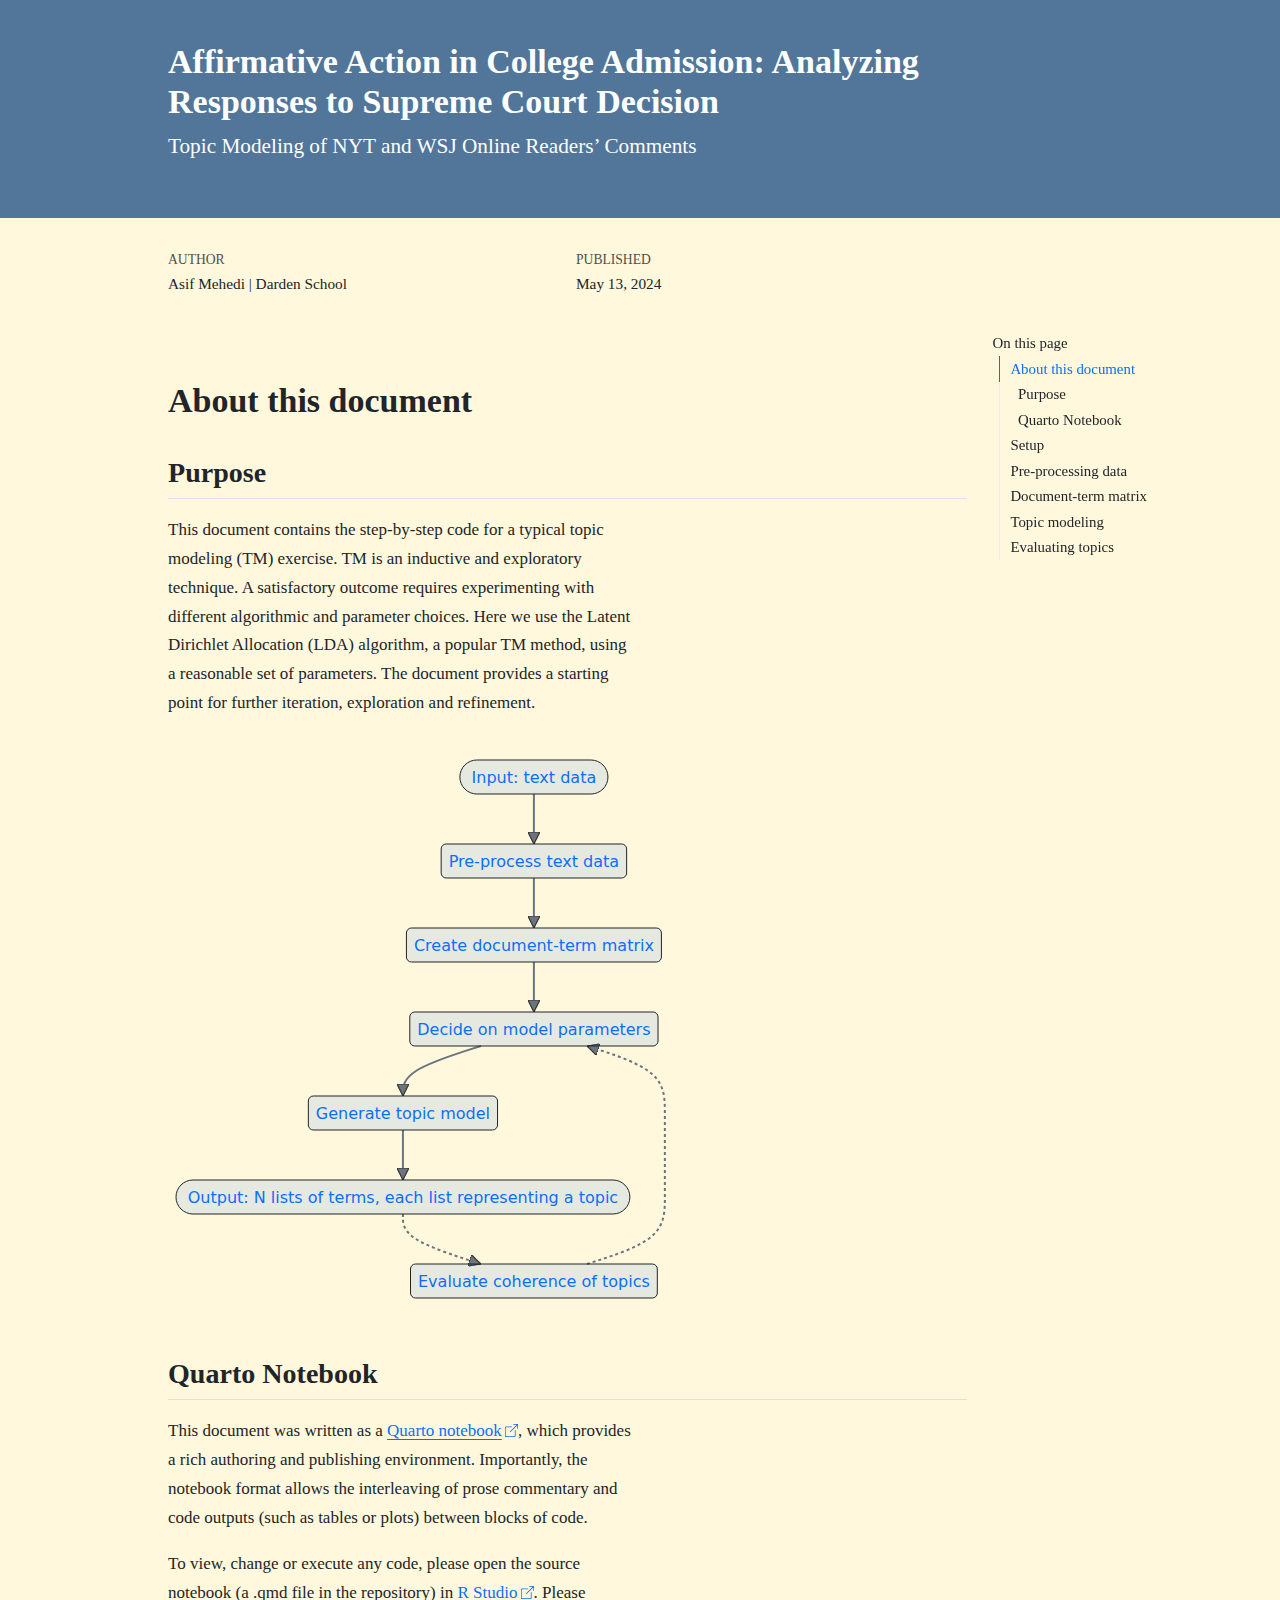
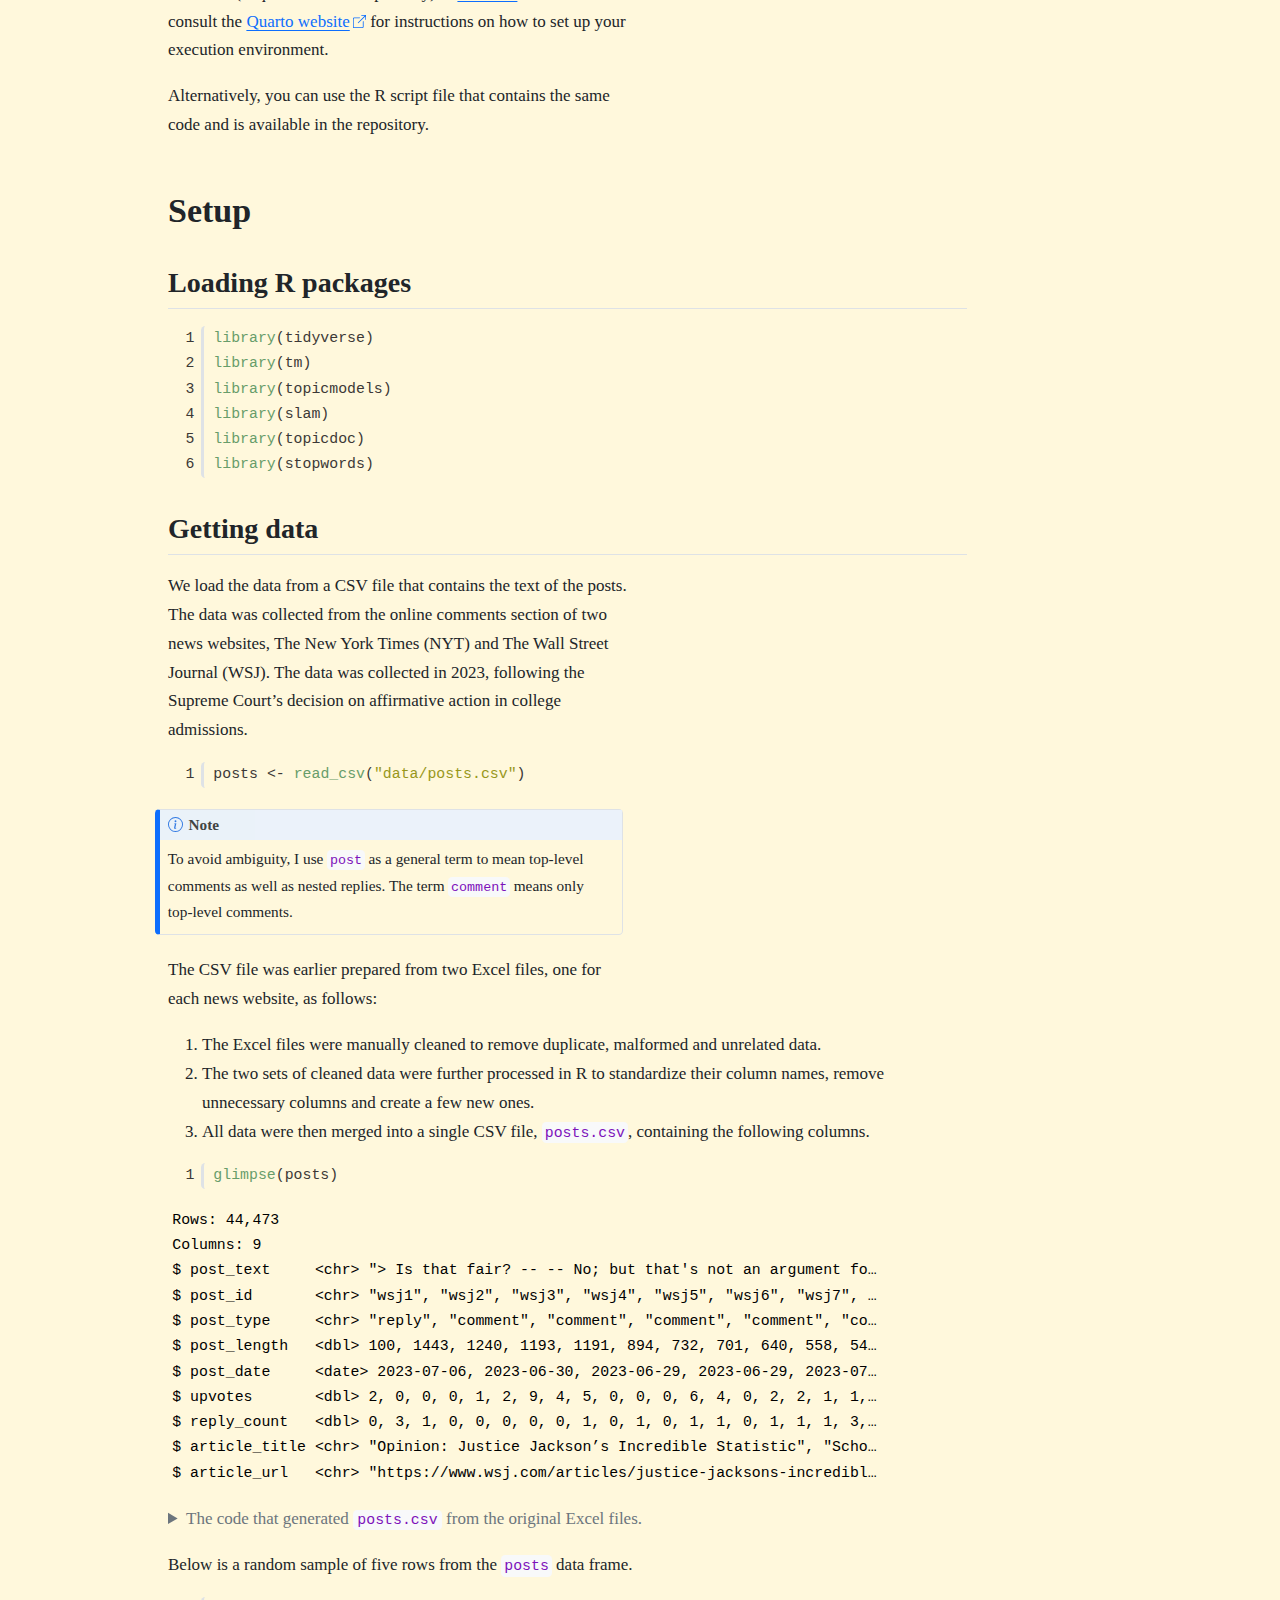
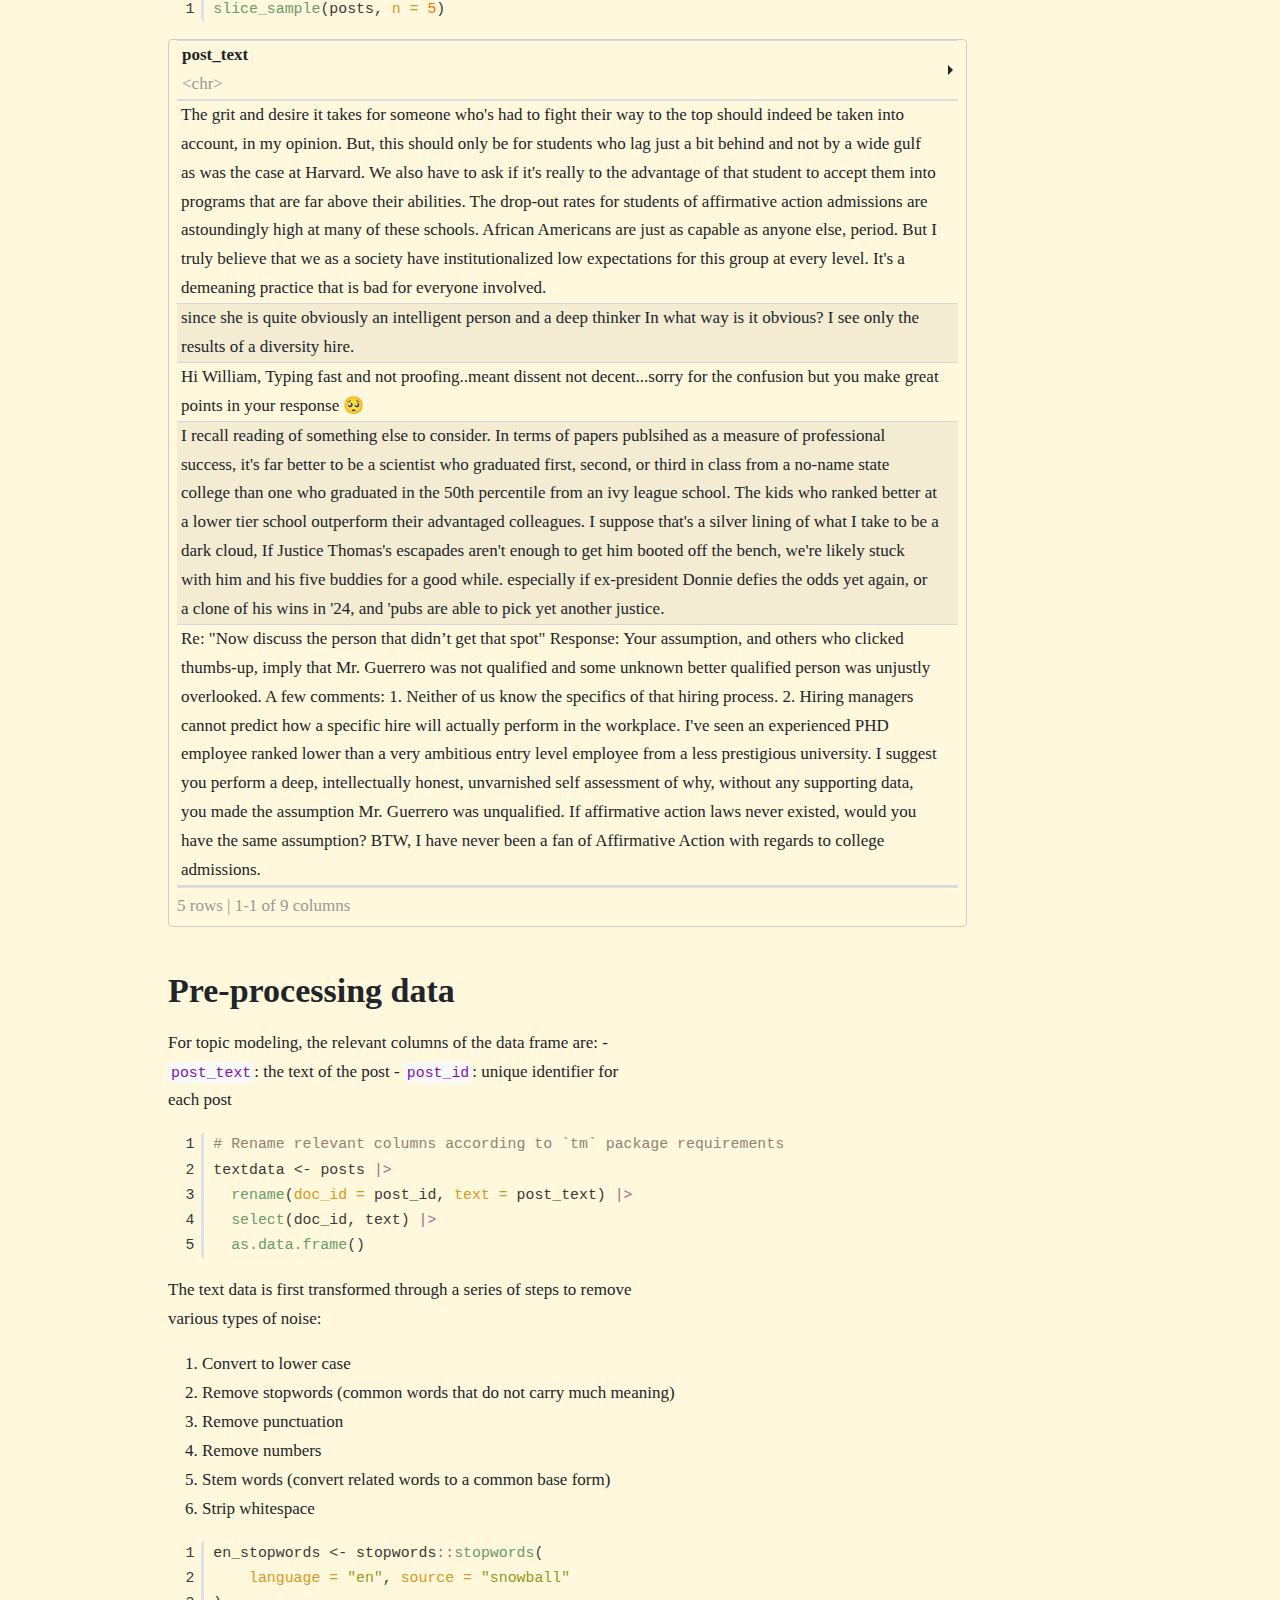
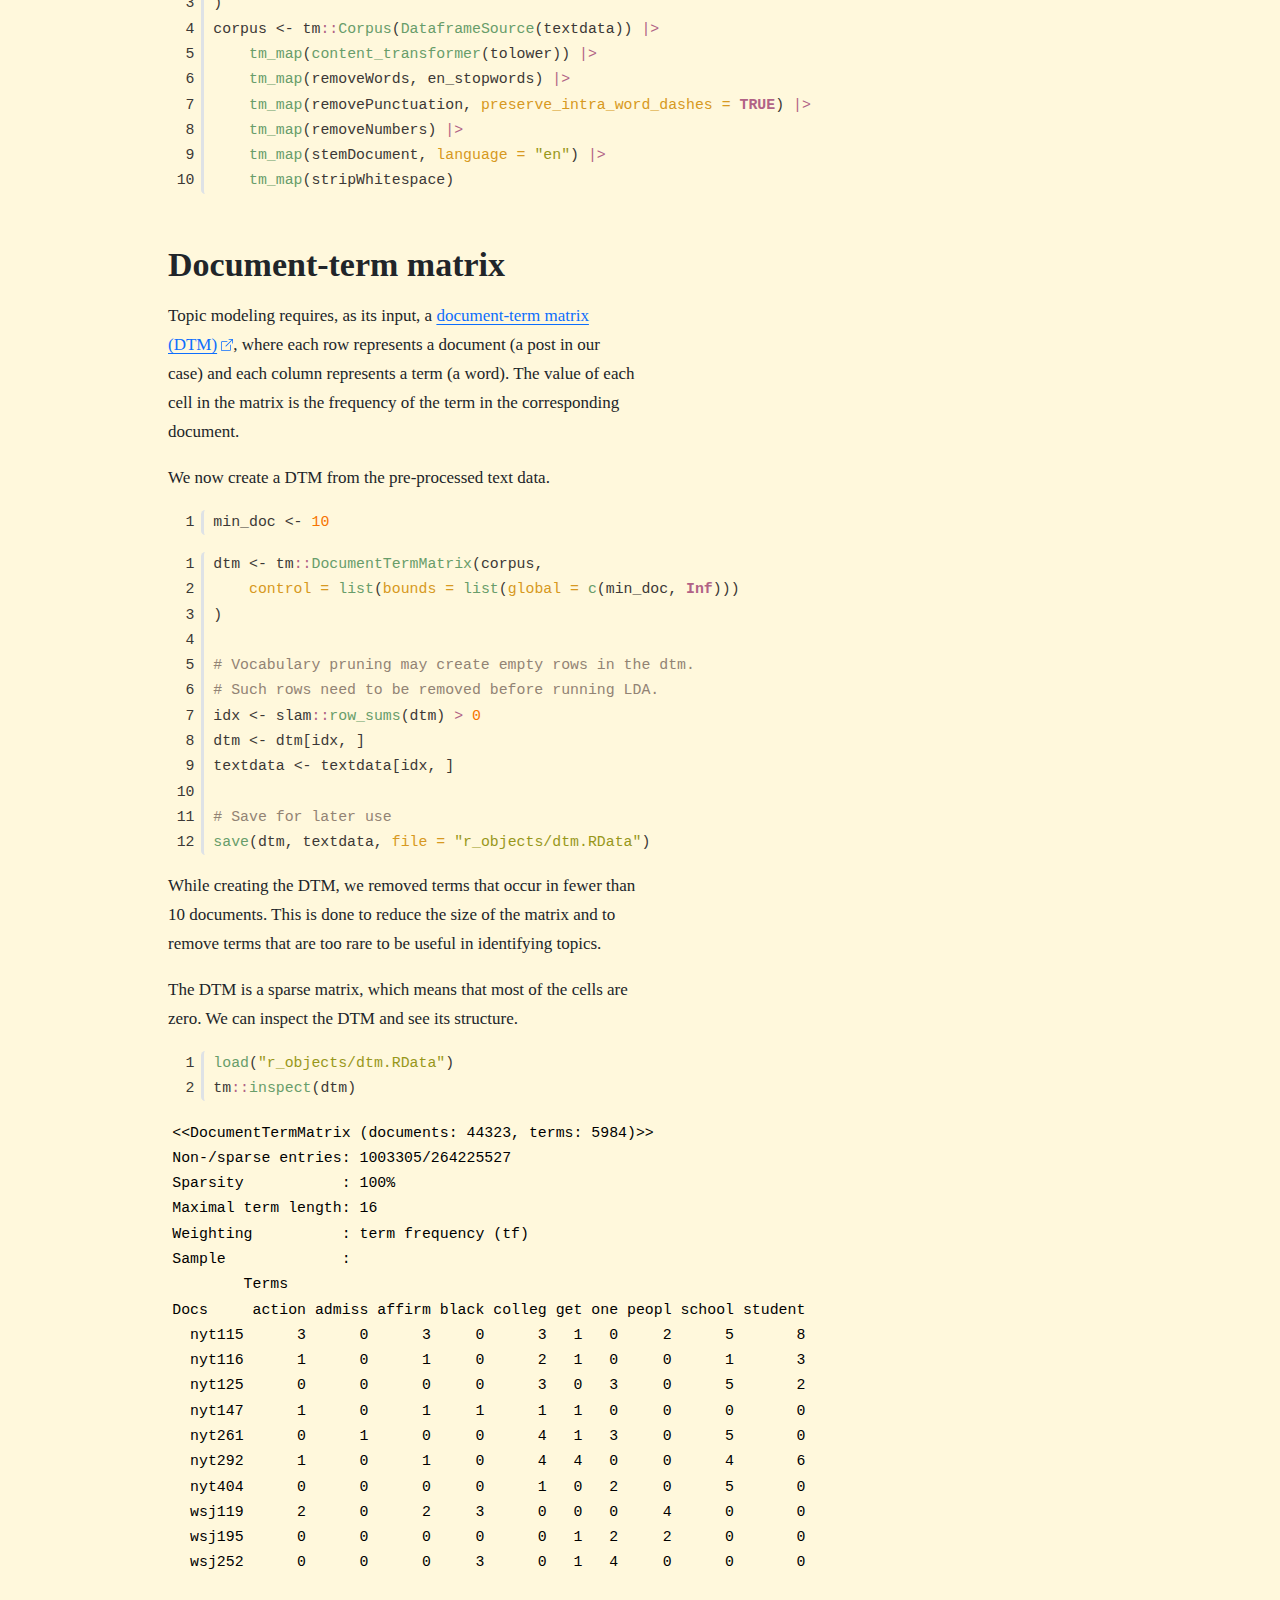
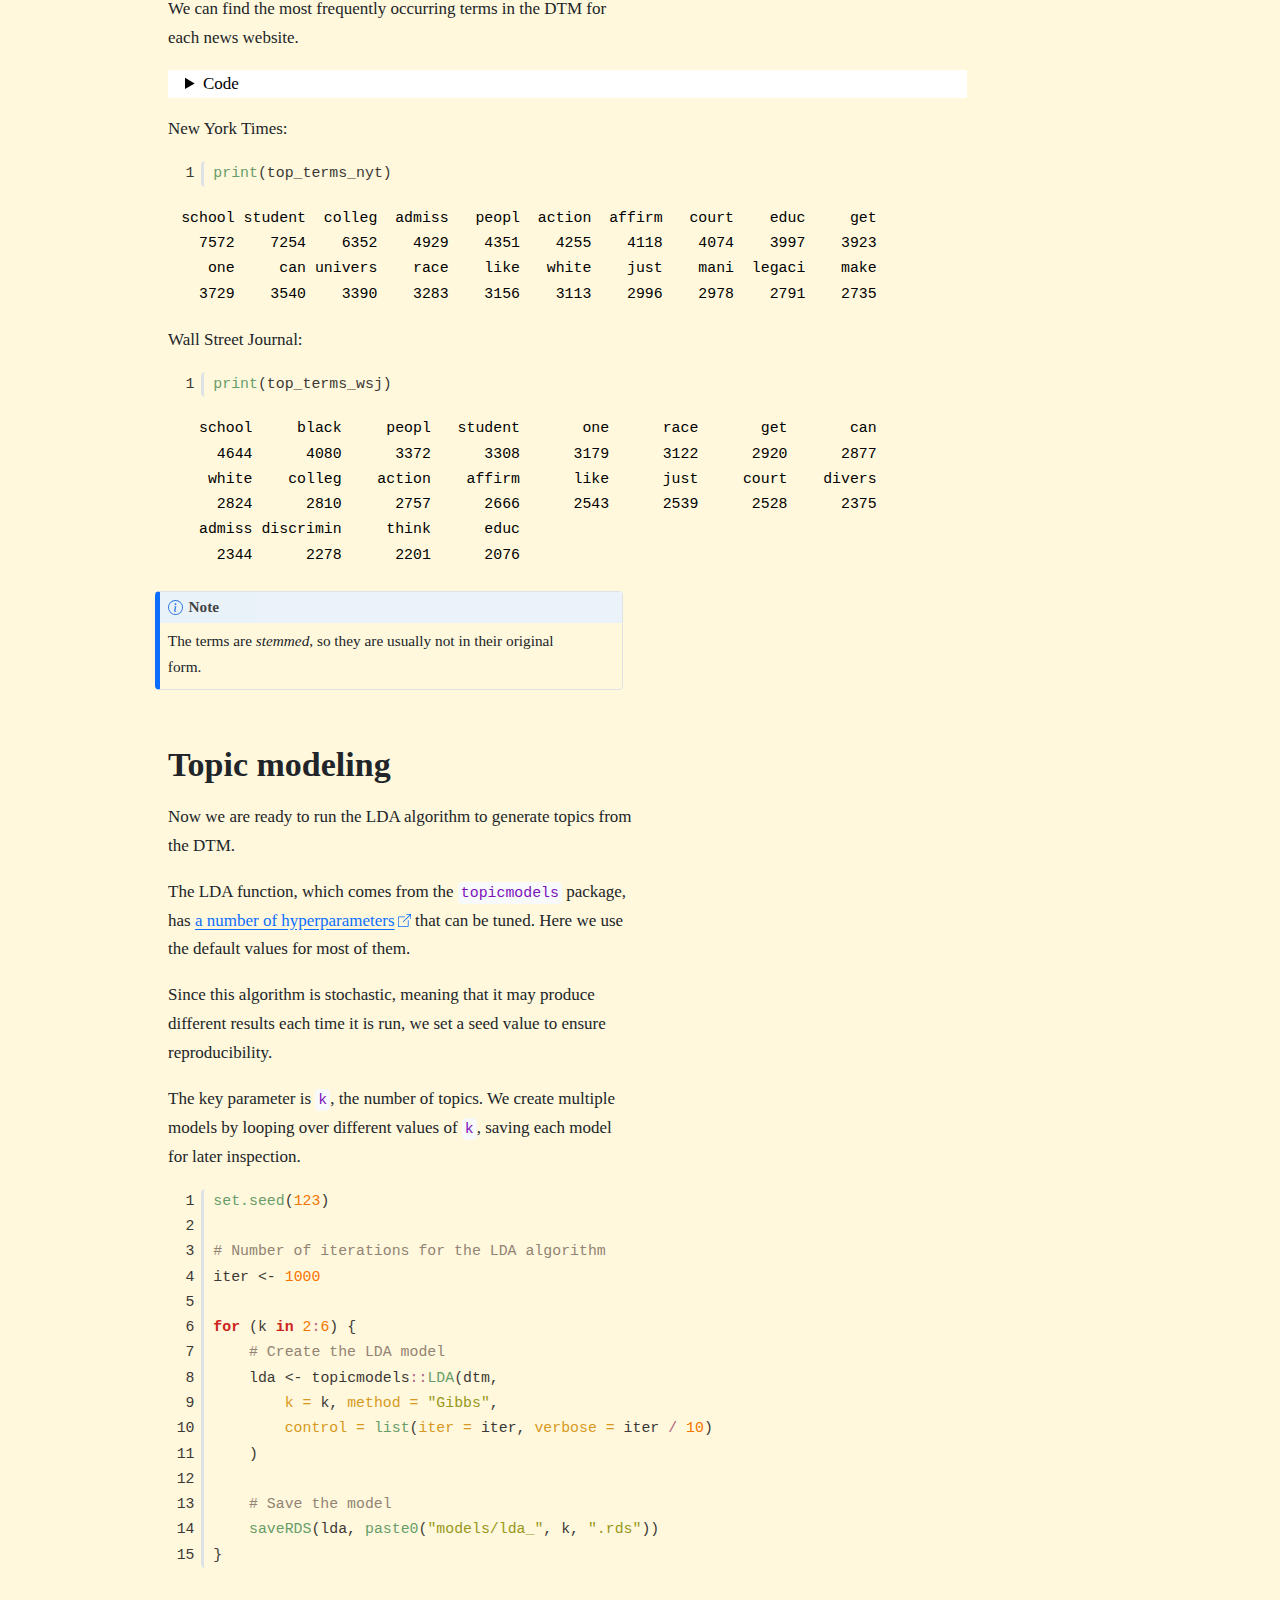
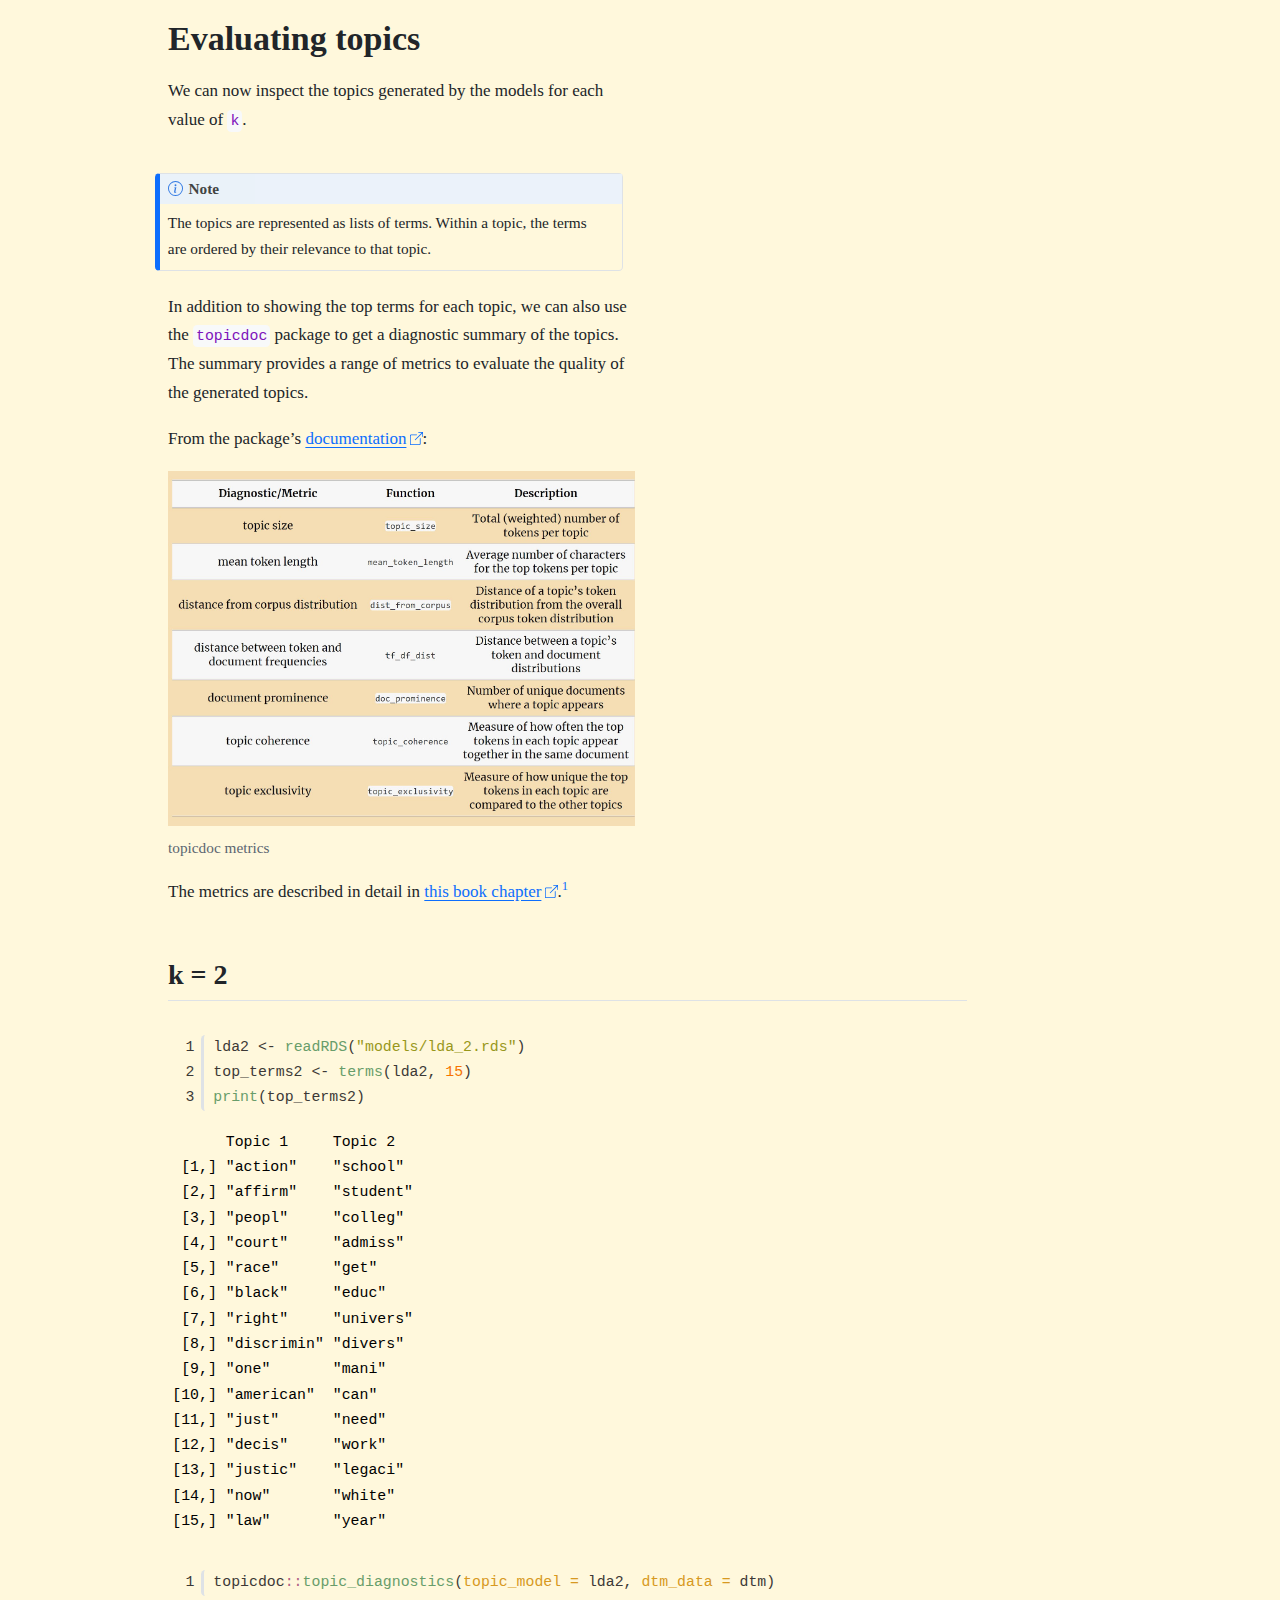
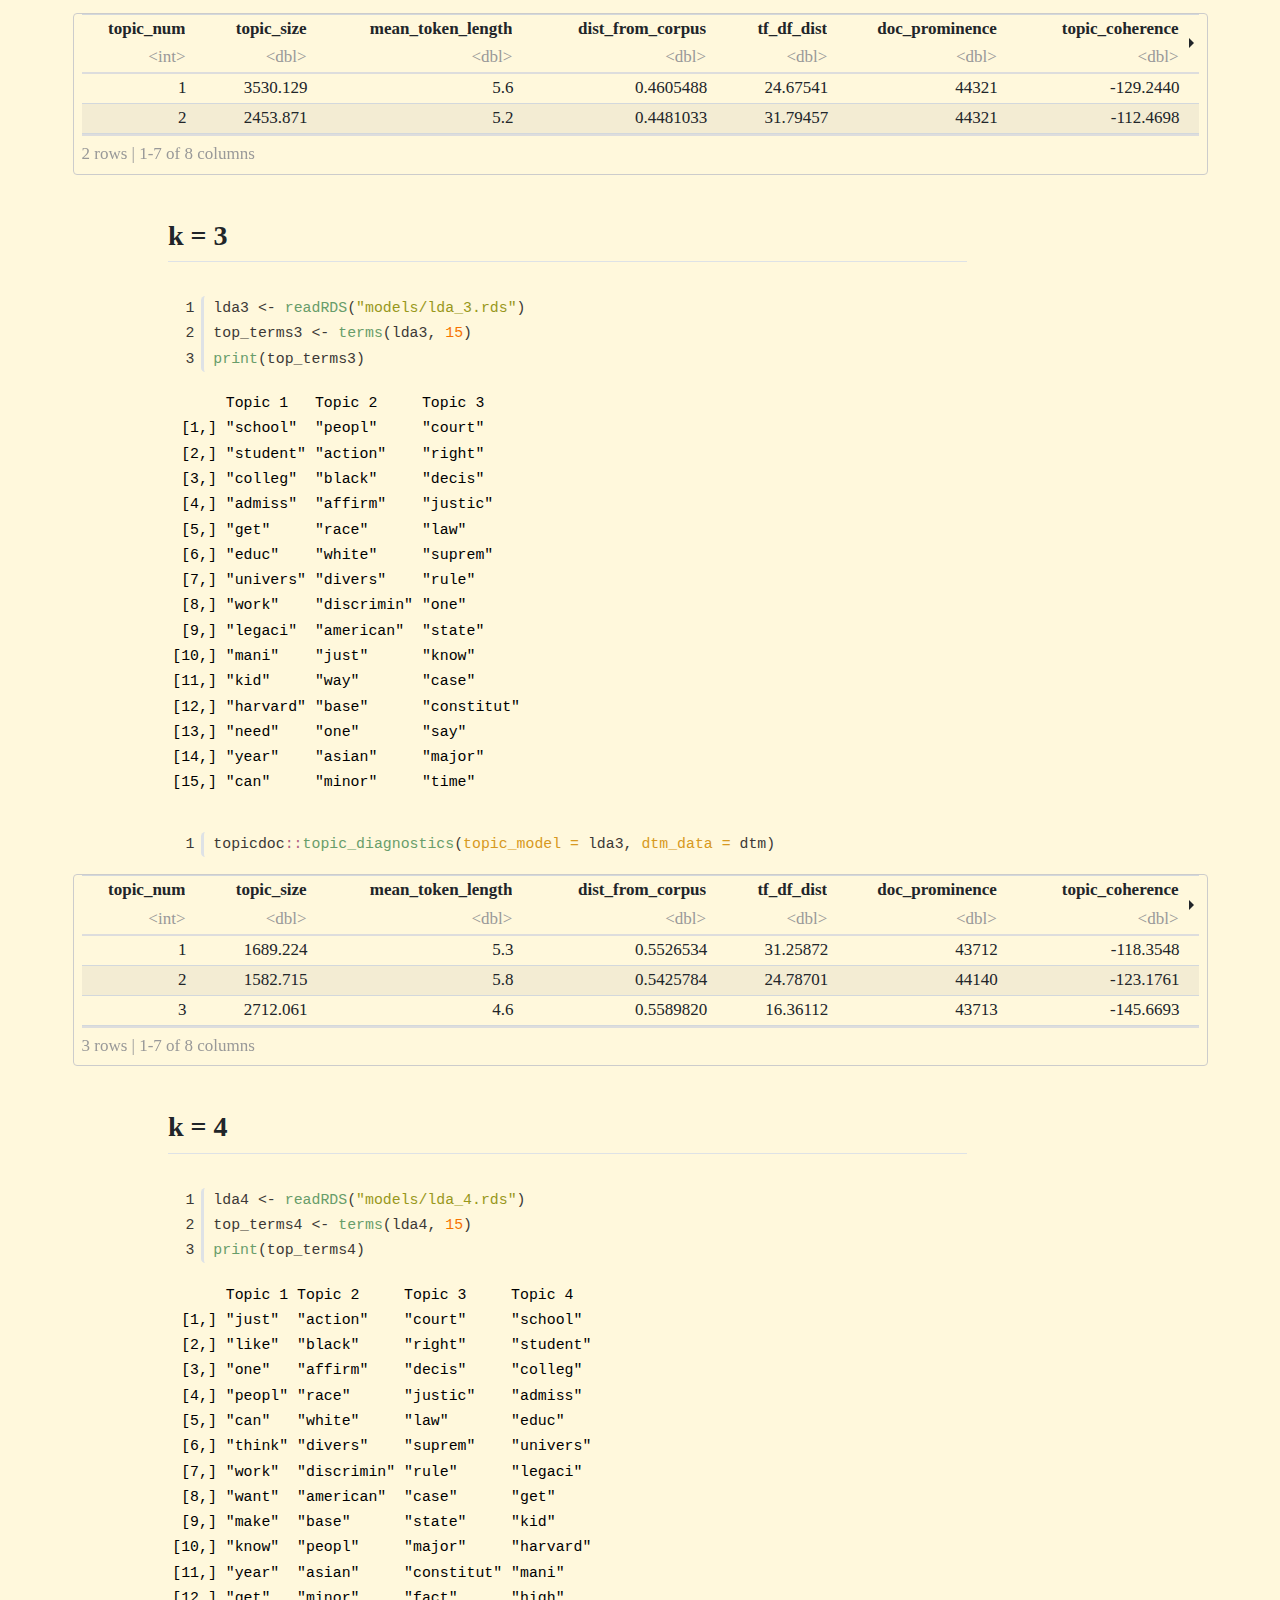
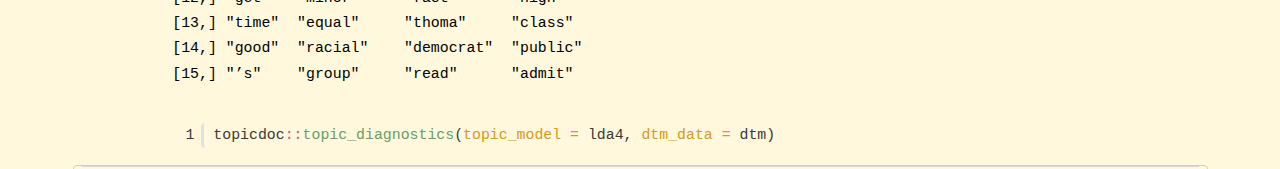
<file: docs/index.html>
<html xmlns="http://www.w3.org/1999/xhtml">    
  <head>      
    <title>Redirect to topic_model.html</title>      
    <meta http-equiv="refresh" content="0;URL='topic_model.html'" />    
  </head>    
  <body> 
  </body>  
</html>
</file>
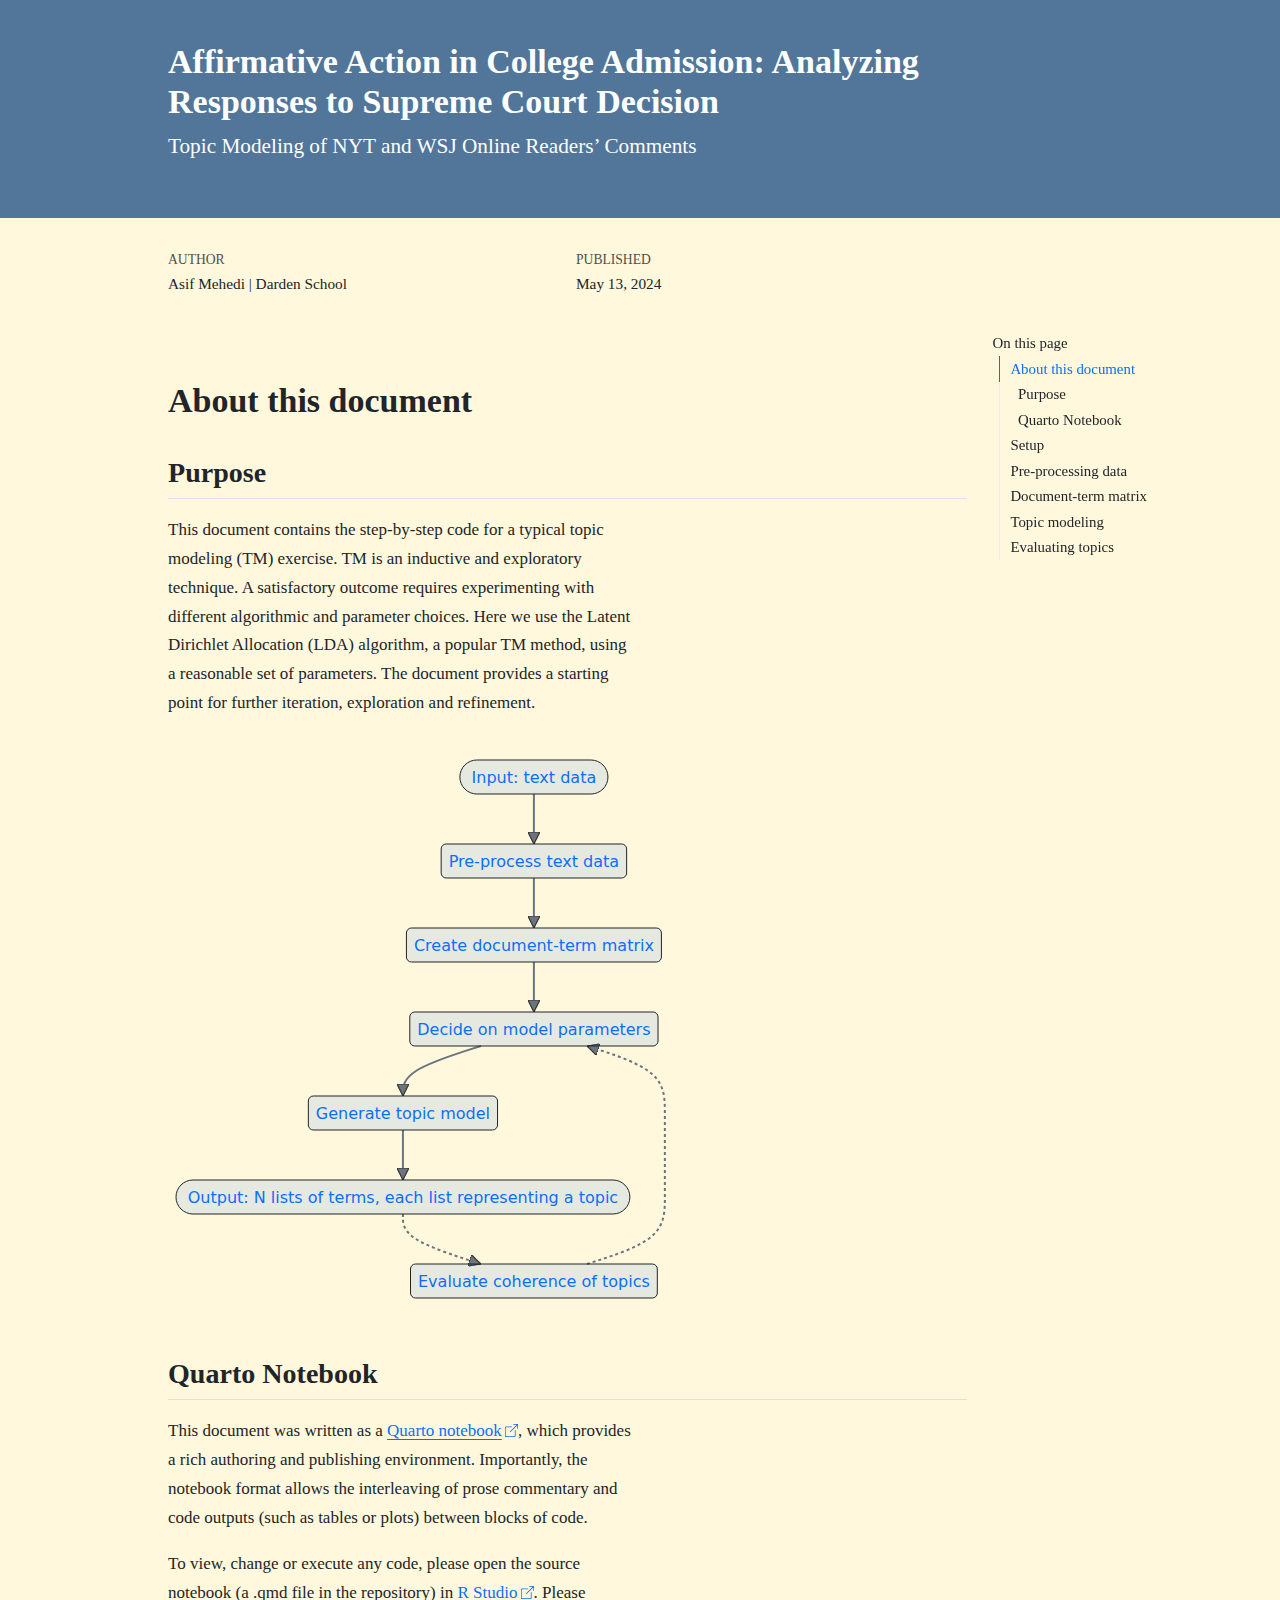
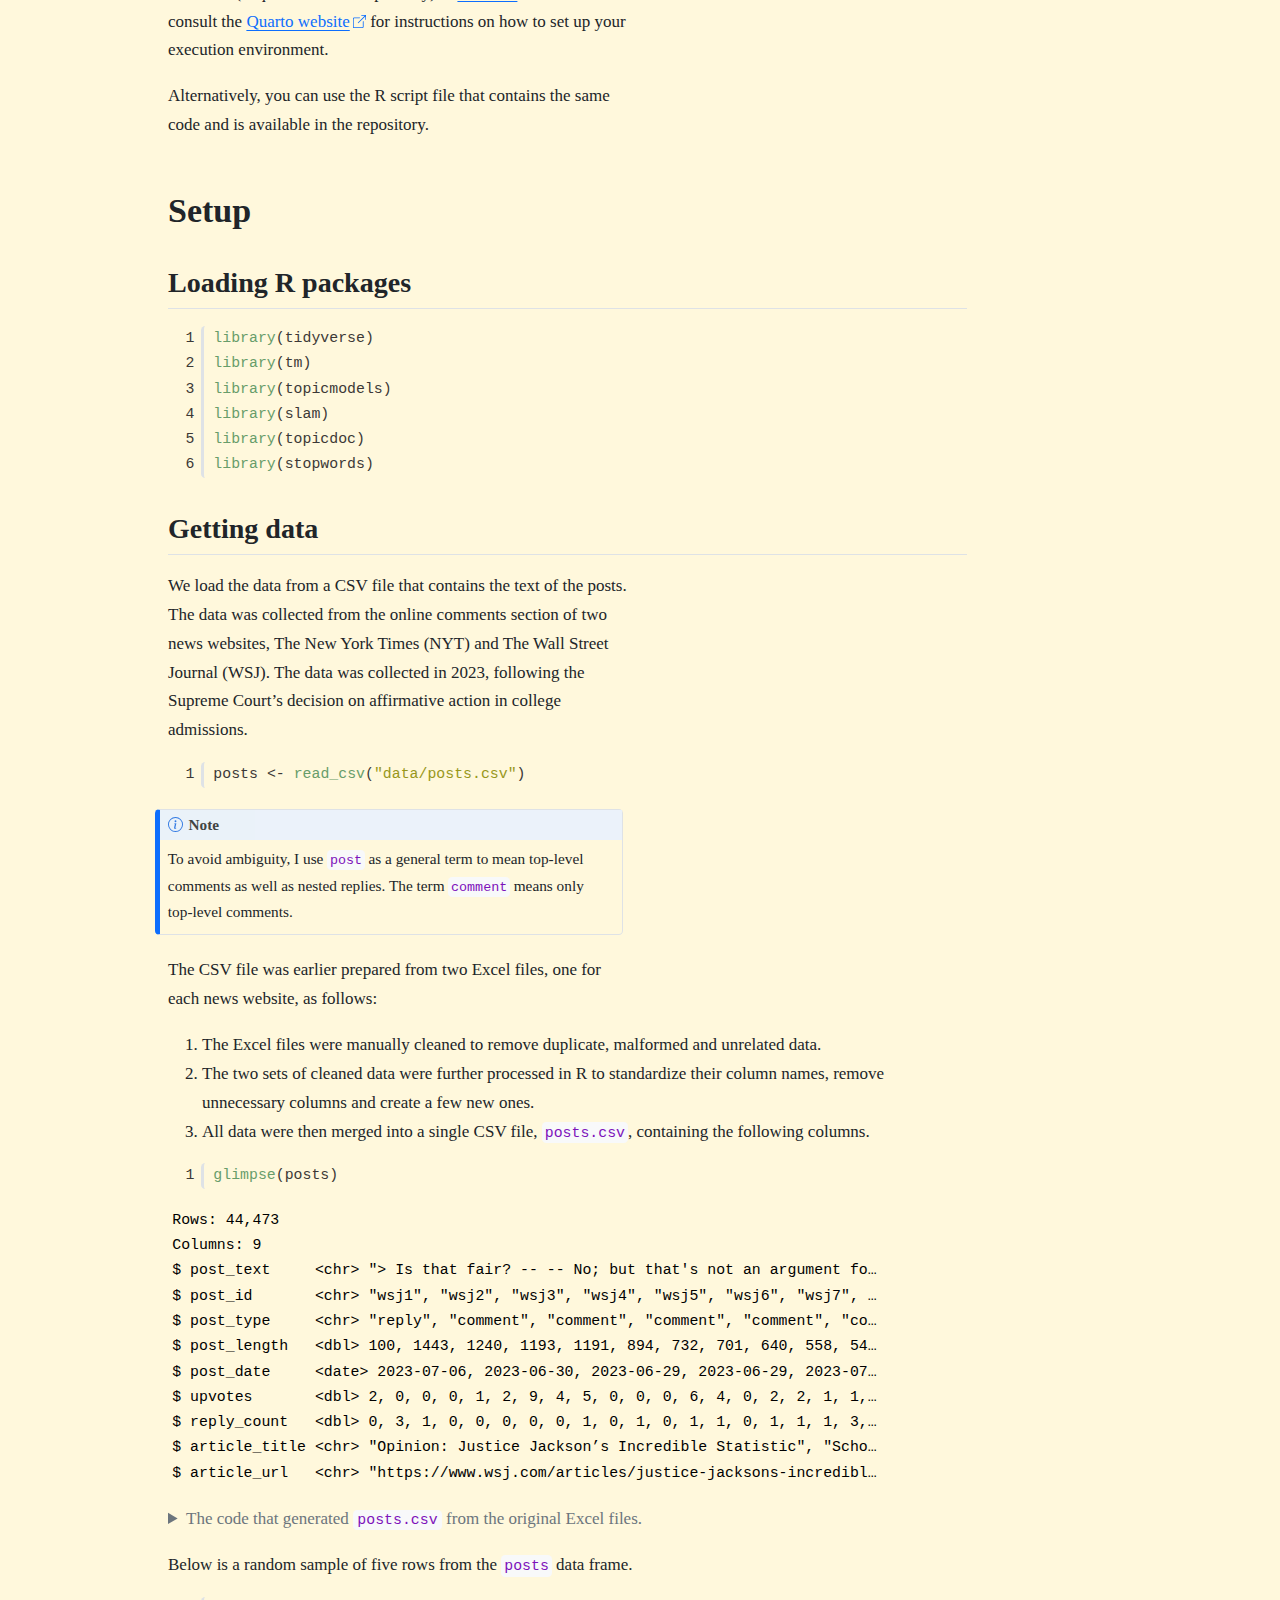
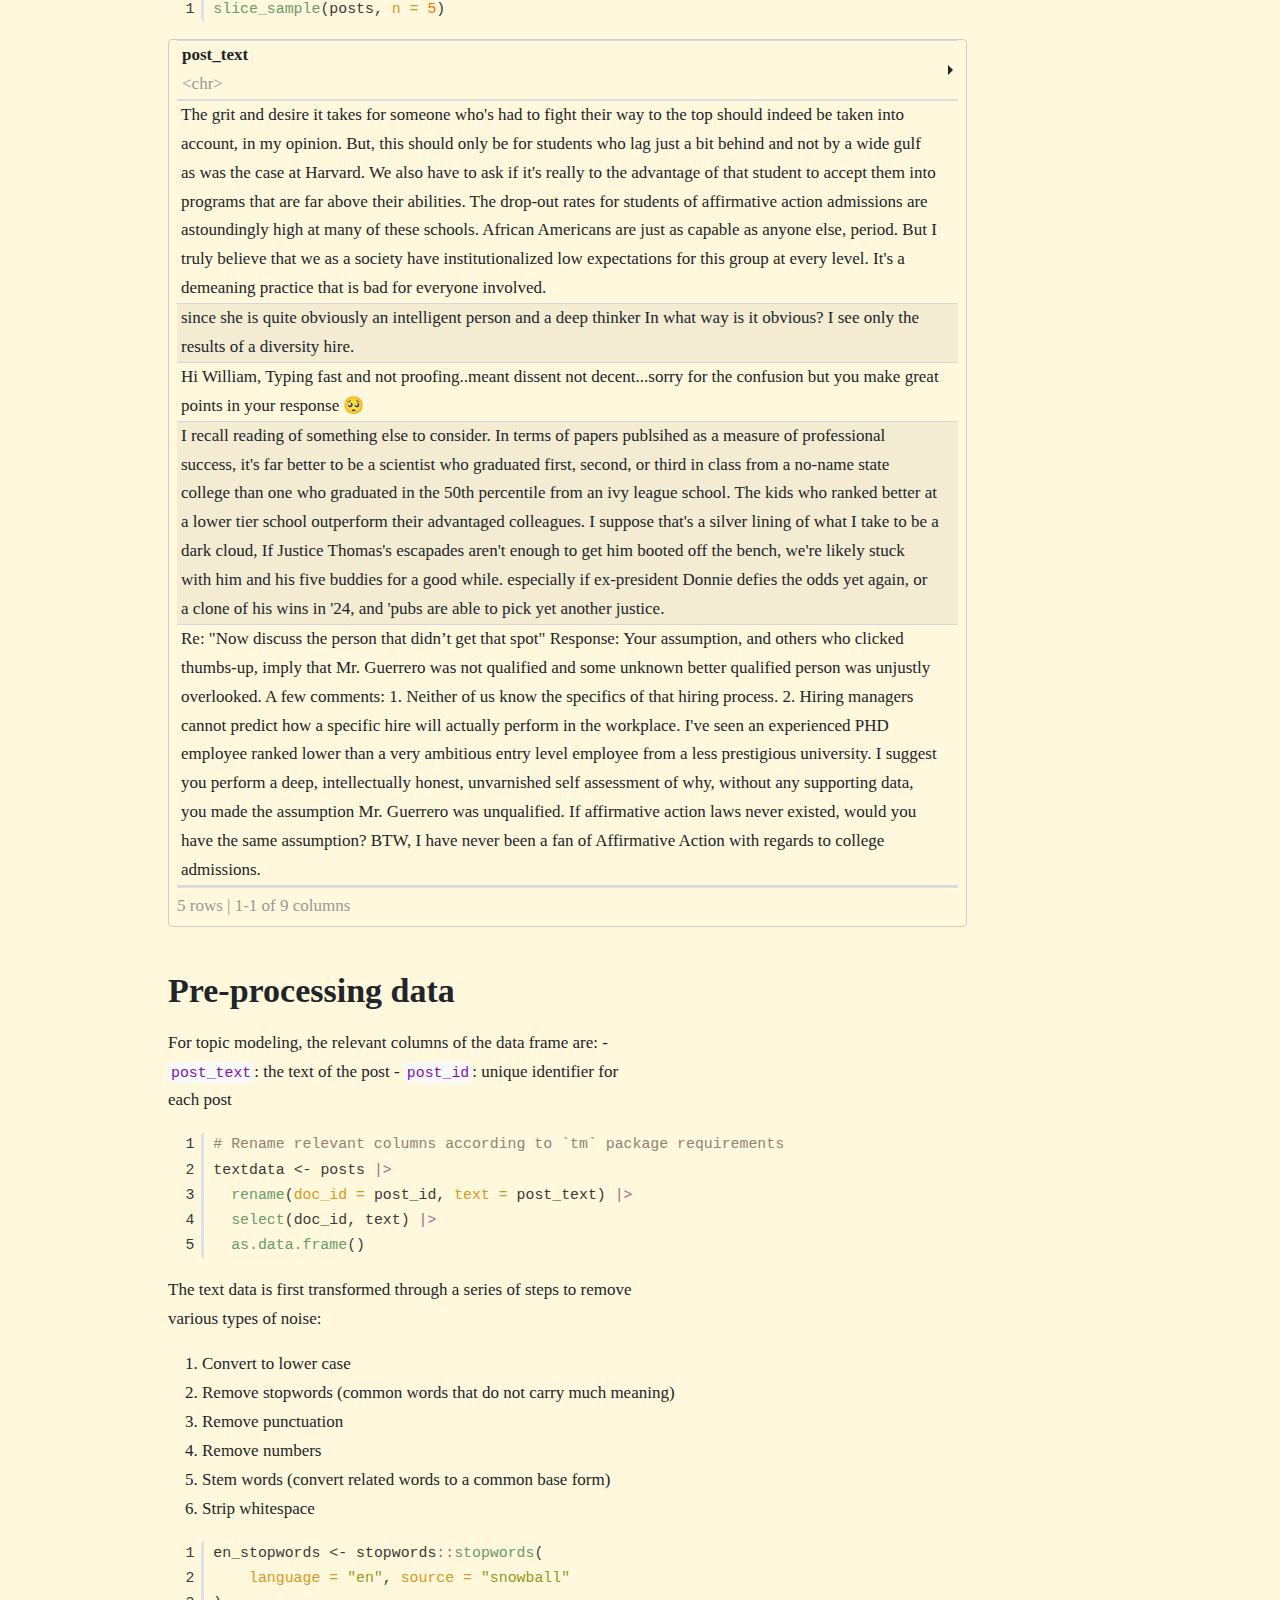
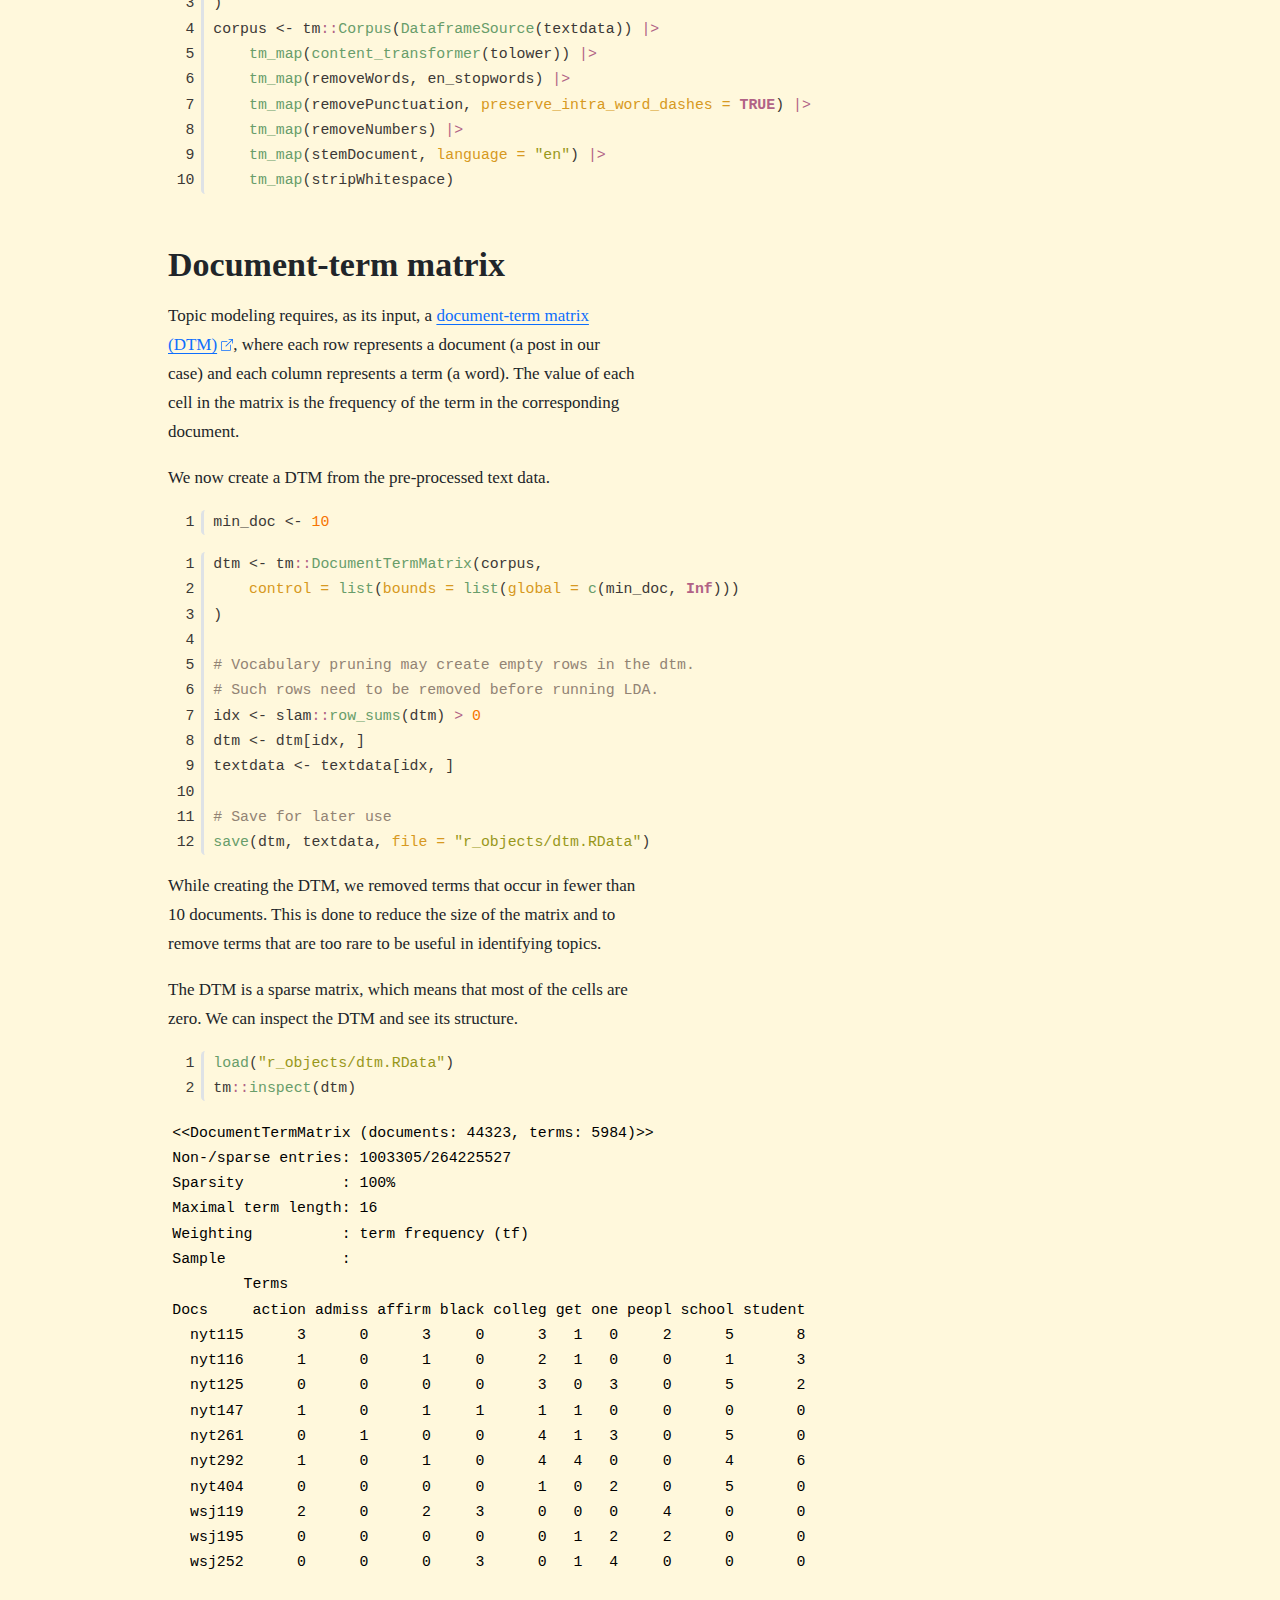
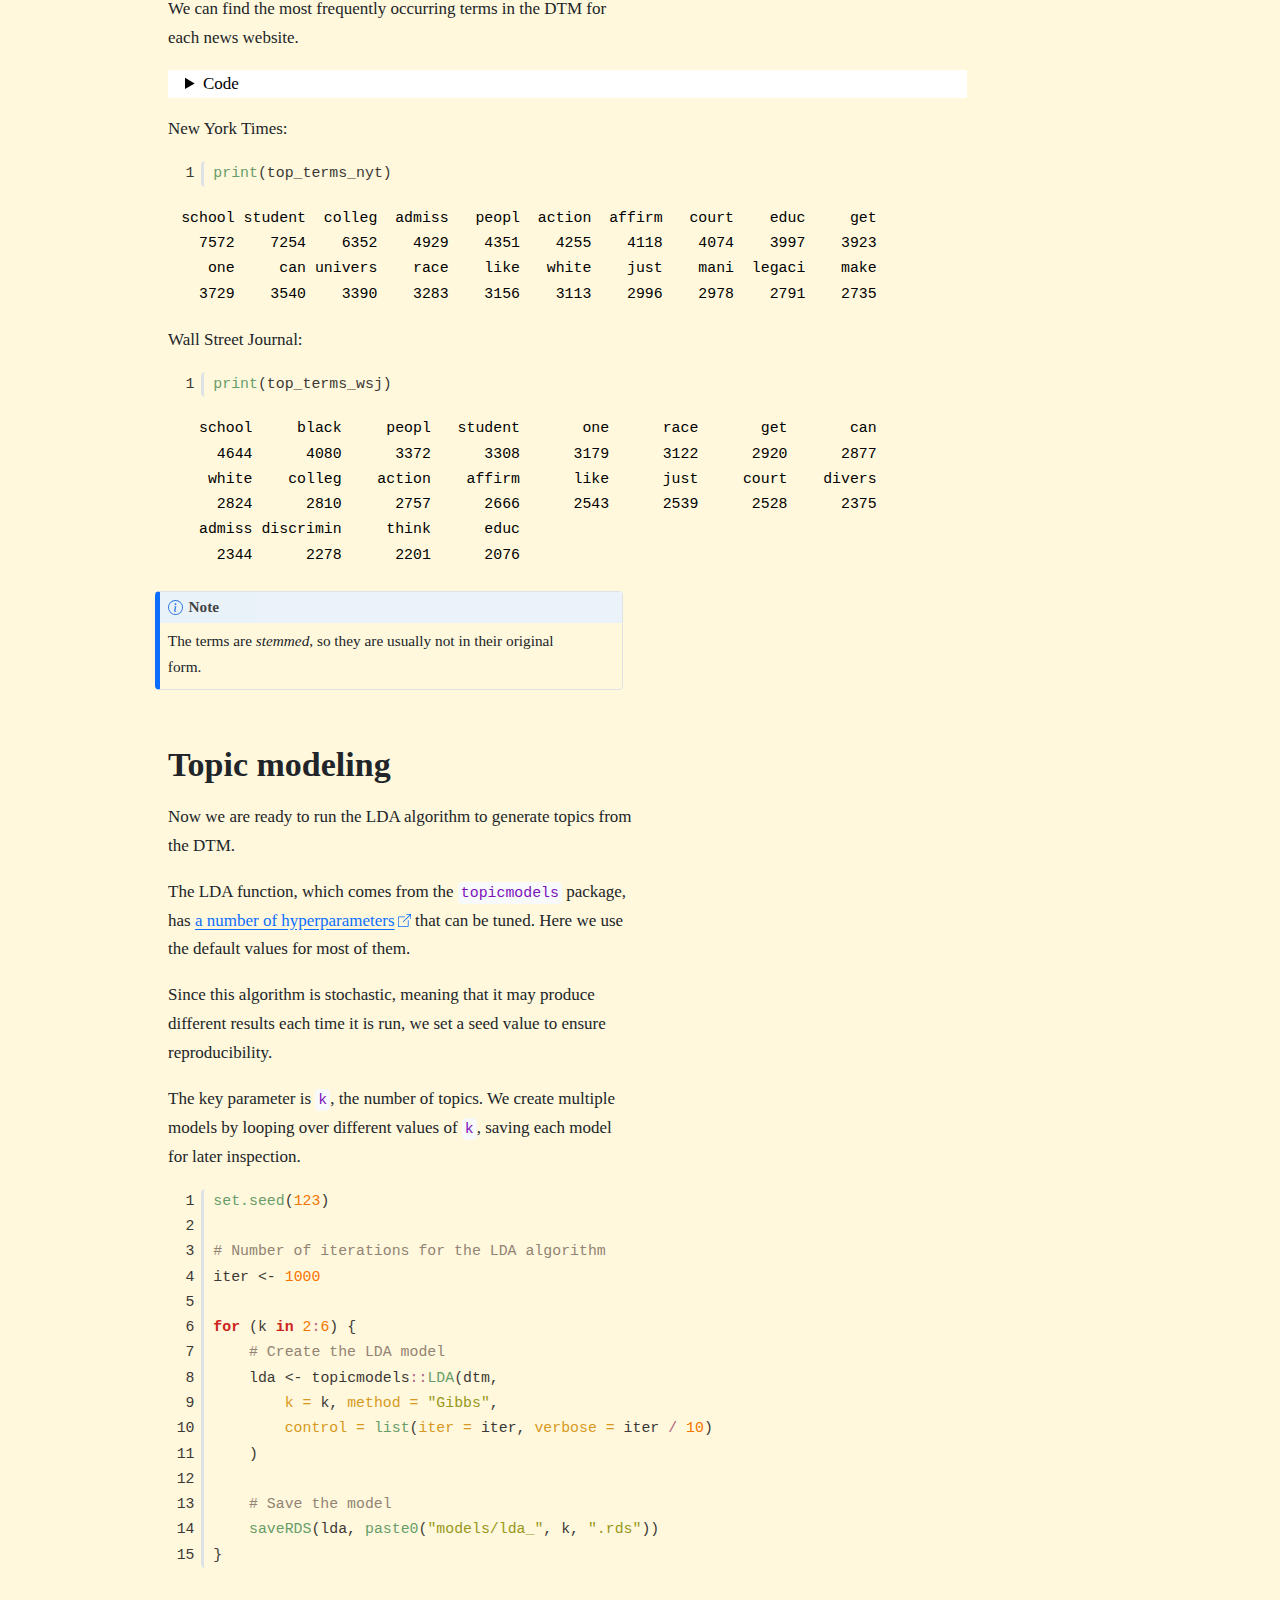
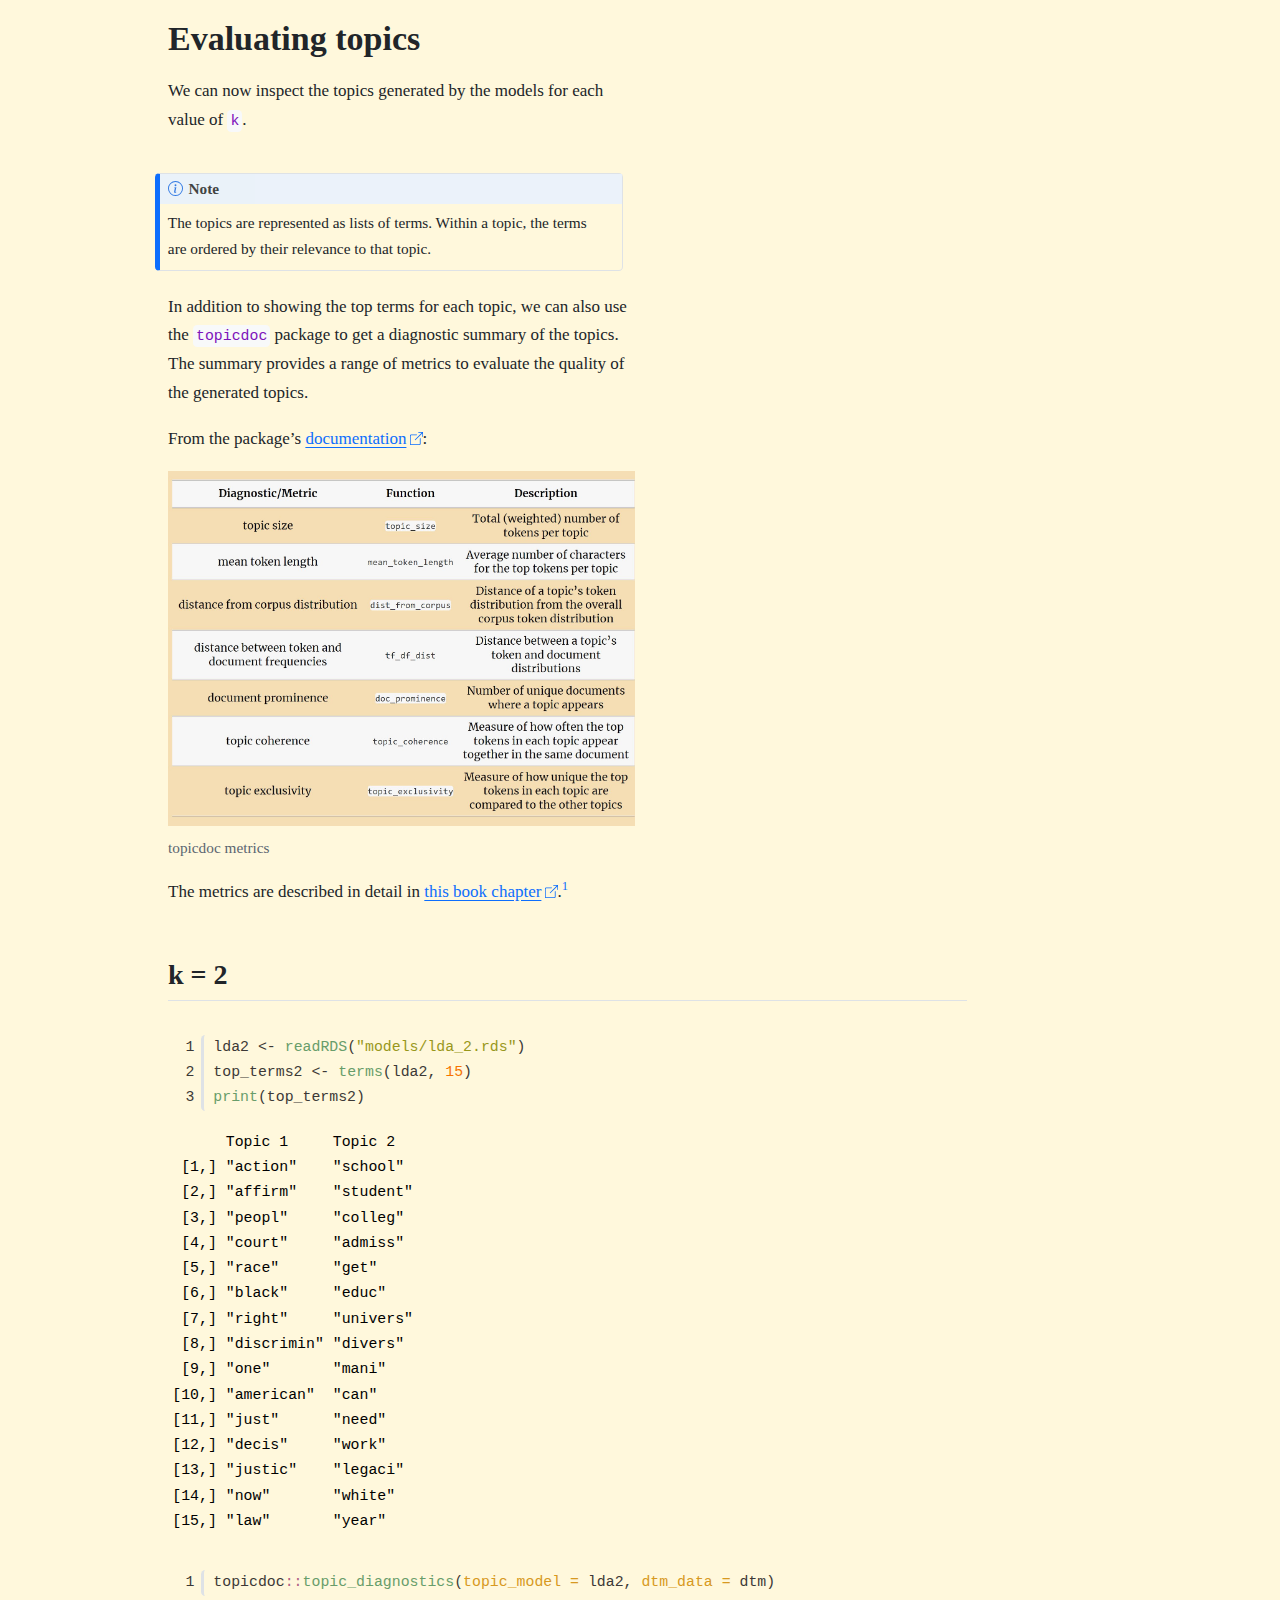
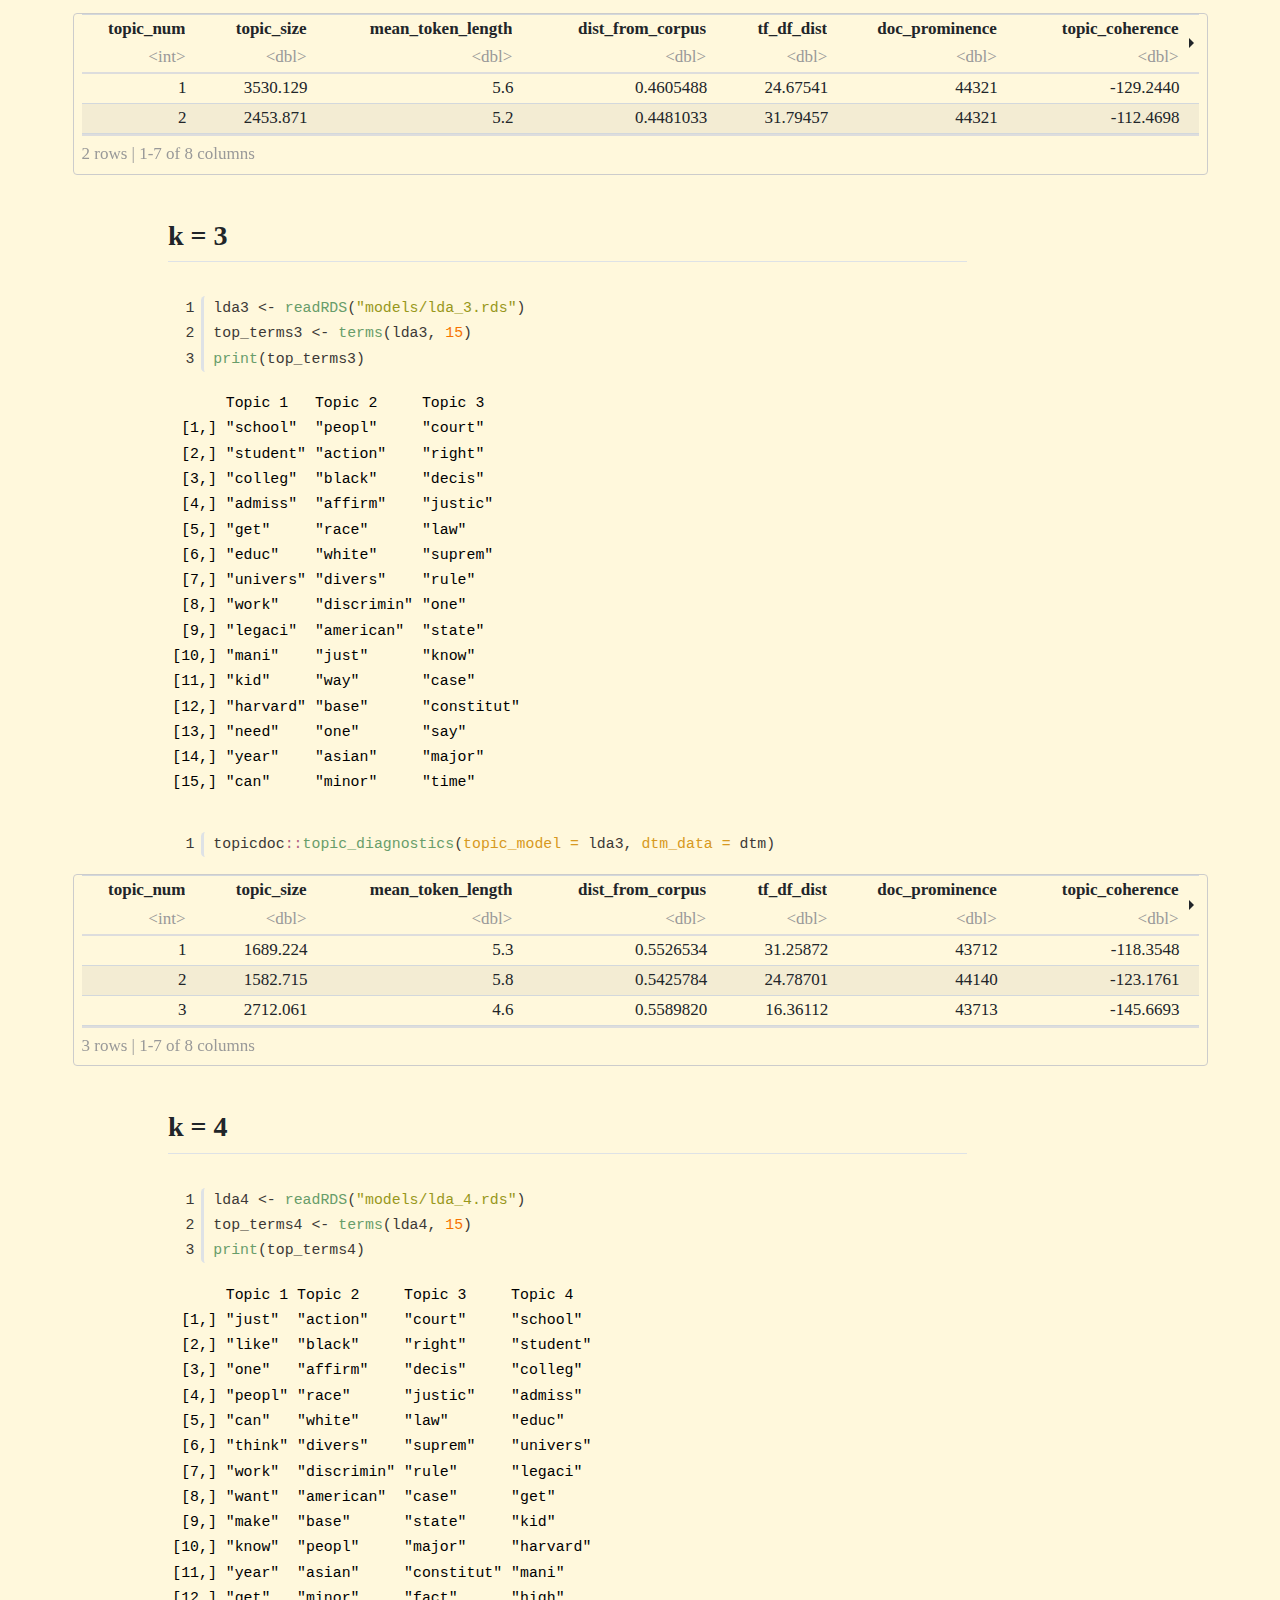
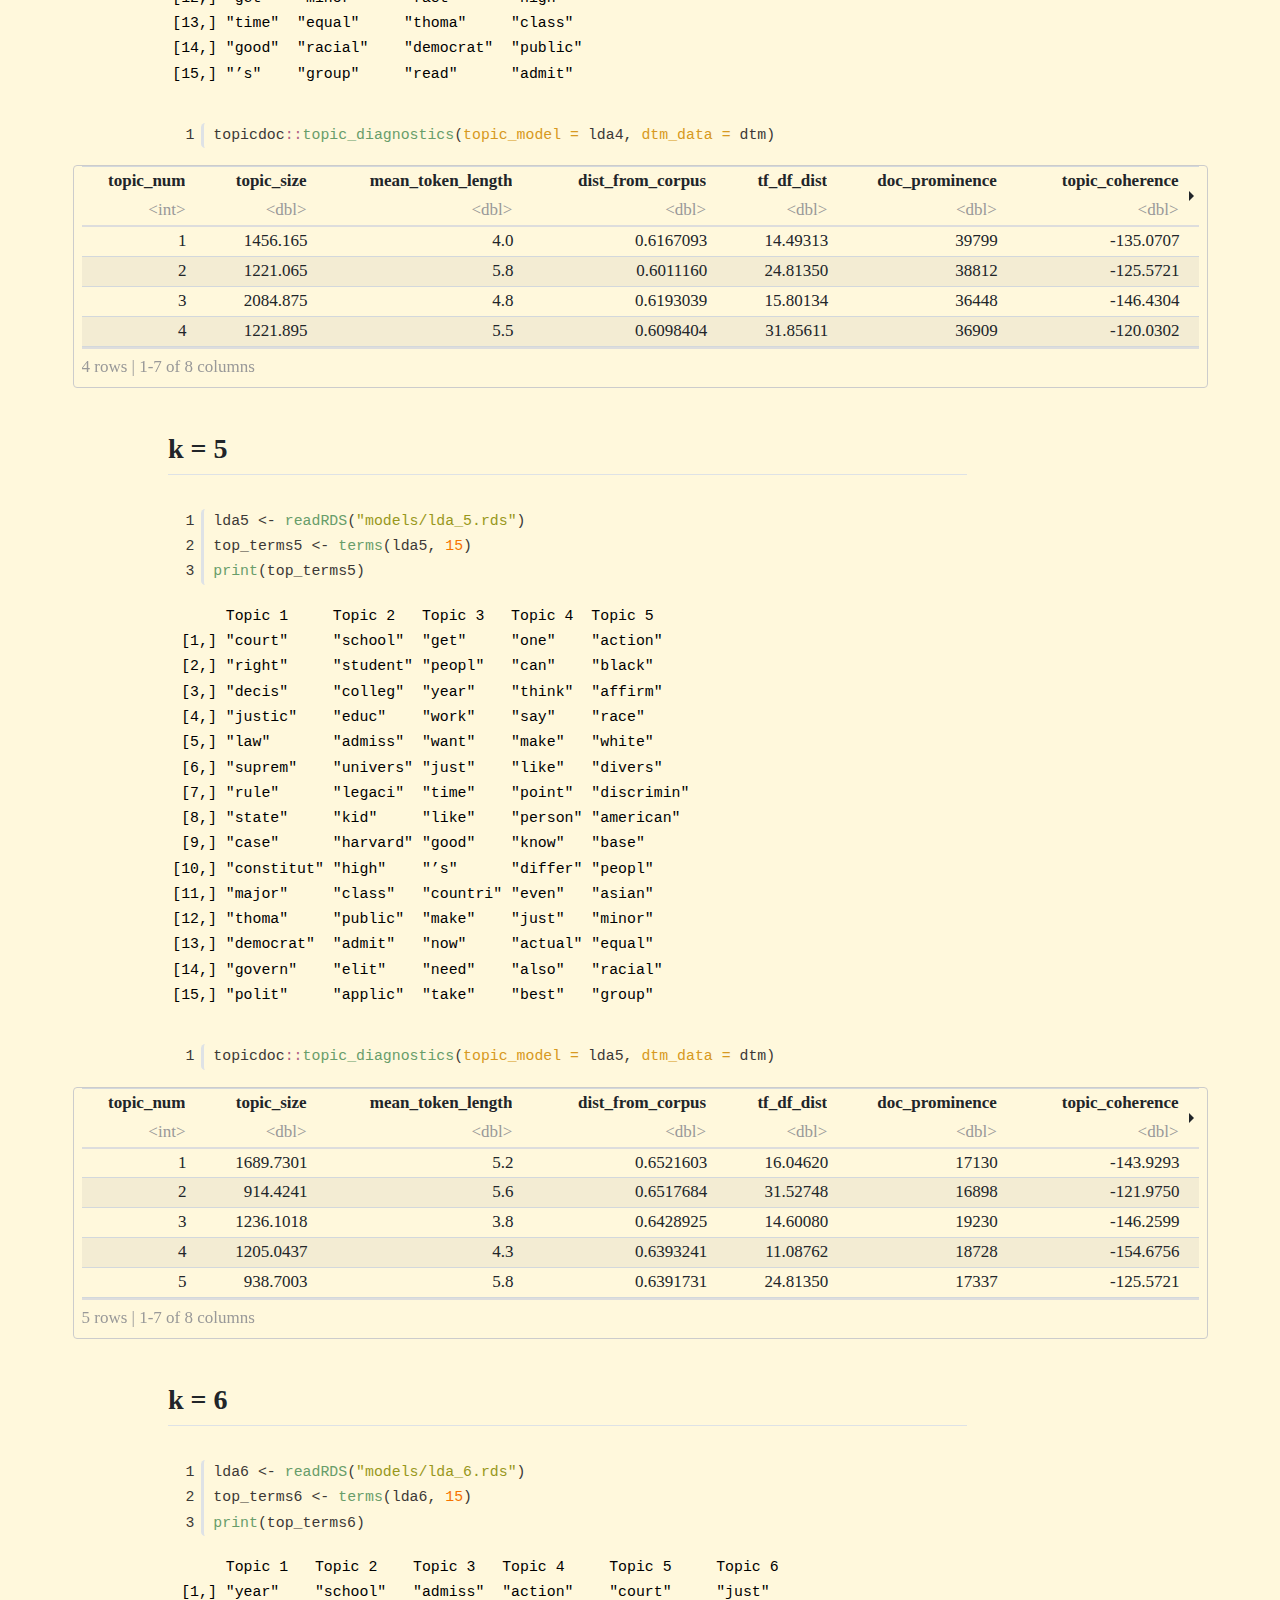
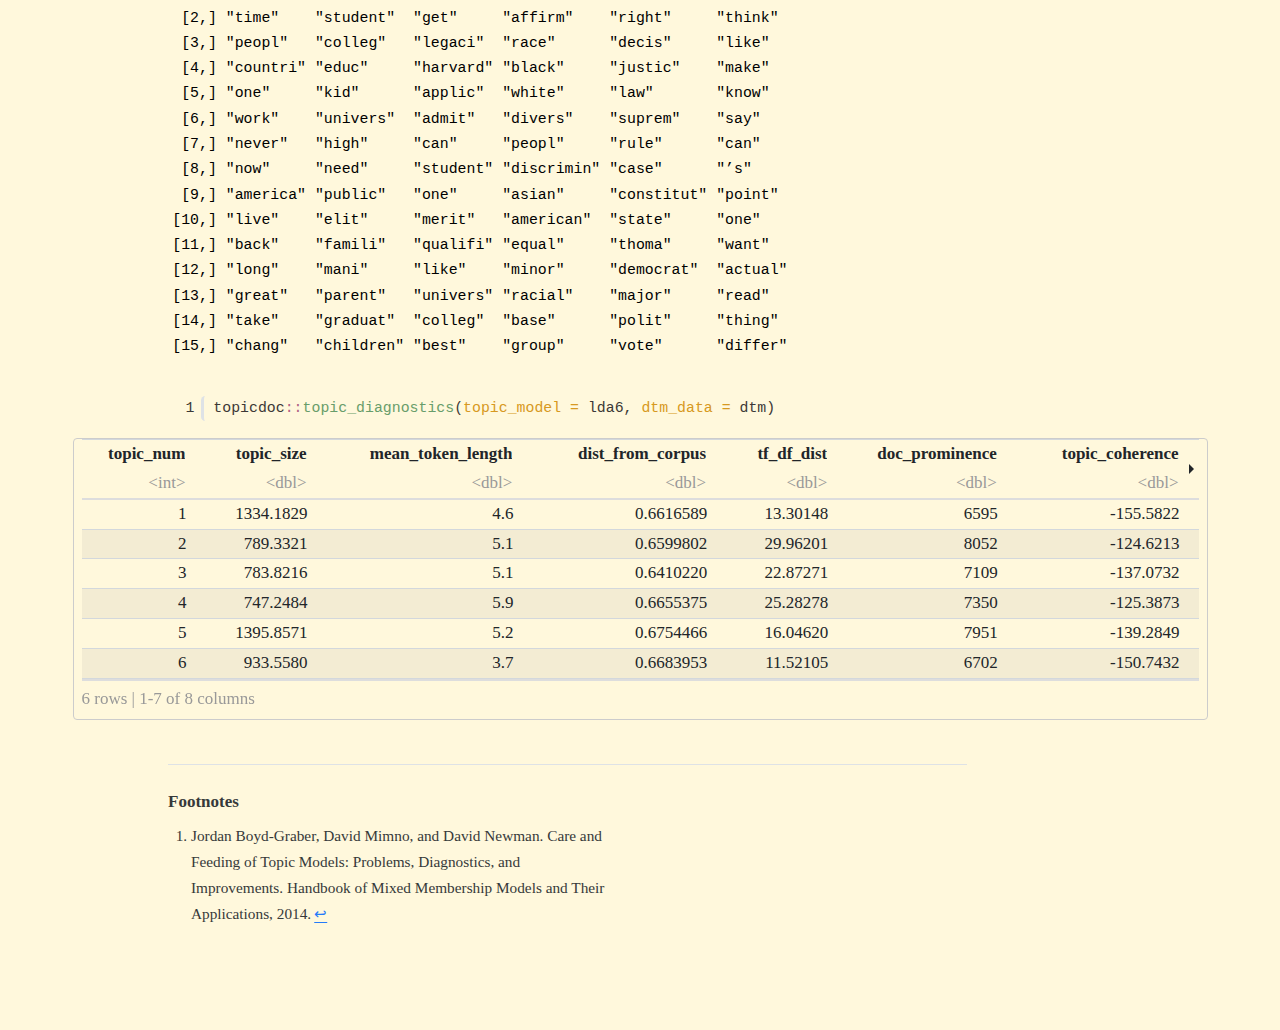
<file: docs/topic_model.html>
<!DOCTYPE html>
<html xmlns="http://www.w3.org/1999/xhtml" lang="en-US" xml:lang="en-US"><head>

<meta charset="utf-8">
<meta name="generator" content="quarto-1.4.553">

<meta name="viewport" content="width=device-width, initial-scale=1.0, user-scalable=yes">

<meta name="author" content="Asif Mehedi | Darden School">
<meta name="dcterms.date" content="2024-05-13">

<title>Affirmative Action in College Admission: Analyzing Responses to Supreme Court Decision</title>
<style>
code{white-space: pre-wrap;}
span.smallcaps{font-variant: small-caps;}
div.columns{display: flex; gap: min(4vw, 1.5em);}
div.column{flex: auto; overflow-x: auto;}
div.hanging-indent{margin-left: 1.5em; text-indent: -1.5em;}
ul.task-list{list-style: none;}
ul.task-list li input[type="checkbox"] {
  width: 0.8em;
  margin: 0 0.8em 0.2em -1em; /* quarto-specific, see https://github.com/quarto-dev/quarto-cli/issues/4556 */ 
  vertical-align: middle;
}
/* CSS for syntax highlighting */
pre > code.sourceCode { white-space: pre; position: relative; }
pre > code.sourceCode > span { line-height: 1.25; }
pre > code.sourceCode > span:empty { height: 1.2em; }
.sourceCode { overflow: visible; }
code.sourceCode > span { color: inherit; text-decoration: inherit; }
div.sourceCode { margin: 1em 0; }
pre.sourceCode { margin: 0; }
@media screen {
div.sourceCode { overflow: auto; }
}
@media print {
pre > code.sourceCode { white-space: pre-wrap; }
pre > code.sourceCode > span { text-indent: -5em; padding-left: 5em; }
}
pre.numberSource code
  { counter-reset: source-line 0; }
pre.numberSource code > span
  { position: relative; left: -4em; counter-increment: source-line; }
pre.numberSource code > span > a:first-child::before
  { content: counter(source-line);
    position: relative; left: -1em; text-align: right; vertical-align: baseline;
    border: none; display: inline-block;
    -webkit-touch-callout: none; -webkit-user-select: none;
    -khtml-user-select: none; -moz-user-select: none;
    -ms-user-select: none; user-select: none;
    padding: 0 4px; width: 4em;
  }
pre.numberSource { margin-left: 3em;  padding-left: 4px; }
div.sourceCode
  {   }
@media screen {
pre > code.sourceCode > span > a:first-child::before { text-decoration: underline; }
}
</style>


<script src="site_libs/quarto-nav/quarto-nav.js"></script>
<script src="site_libs/clipboard/clipboard.min.js"></script>
<script src="site_libs/quarto-search/autocomplete.umd.js"></script>
<script src="site_libs/quarto-search/fuse.min.js"></script>
<script src="site_libs/quarto-search/quarto-search.js"></script>
<meta name="quarto:offset" content="./">
<script src="site_libs/quarto-html/quarto.js"></script>
<script src="site_libs/quarto-html/popper.min.js"></script>
<script src="site_libs/quarto-html/tippy.umd.min.js"></script>
<script src="site_libs/quarto-html/anchor.min.js"></script>
<link href="site_libs/quarto-html/tippy.css" rel="stylesheet">
<link href="site_libs/quarto-html/quarto-syntax-highlighting.css" rel="stylesheet" id="quarto-text-highlighting-styles">
<script src="site_libs/bootstrap/bootstrap.min.js"></script>
<link href="site_libs/bootstrap/bootstrap-icons.css" rel="stylesheet">
<link href="site_libs/bootstrap/bootstrap.min.css" rel="stylesheet" id="quarto-bootstrap" data-mode="light">
<script id="quarto-search-options" type="application/json">{
  "location": "sidebar",
  "copy-button": false,
  "collapse-after": 3,
  "panel-placement": "start",
  "type": "textbox",
  "limit": 50,
  "keyboard-shortcut": [
    "f",
    "/",
    "s"
  ],
  "show-item-context": false,
  "language": {
    "search-no-results-text": "No results",
    "search-matching-documents-text": "matching documents",
    "search-copy-link-title": "Copy link to search",
    "search-hide-matches-text": "Hide additional matches",
    "search-more-match-text": "more match in this document",
    "search-more-matches-text": "more matches in this document",
    "search-clear-button-title": "Clear",
    "search-text-placeholder": "",
    "search-detached-cancel-button-title": "Cancel",
    "search-submit-button-title": "Submit",
    "search-label": "Search"
  }
}</script>
<script src="site_libs/quarto-diagram/mermaid.min.js"></script>
<script src="site_libs/quarto-diagram/mermaid-init.js"></script>
<link href="site_libs/quarto-diagram/mermaid.css" rel="stylesheet">
<link href="site_libs/pagedtable-1.1/css/pagedtable.css" rel="stylesheet">

<script src="site_libs/pagedtable-1.1/js/pagedtable.js"></script>



</head>

<body>

<div id="quarto-search-results"></div>
<!-- content -->
<header id="title-block-header" class="quarto-title-block default page-columns page-full">
  <div class="quarto-title-banner page-columns page-full">
    <div class="quarto-title column-body">
      <h1 class="title">Affirmative Action in College Admission: Analyzing Responses to Supreme Court Decision</h1>
            <p class="subtitle lead">Topic Modeling of NYT and WSJ Online Readers’ Comments</p>
                      </div>
  </div>
    
  
  <div class="quarto-title-meta">

      <div>
      <div class="quarto-title-meta-heading">Author</div>
      <div class="quarto-title-meta-contents">
               <p>Asif Mehedi | Darden School </p>
            </div>
    </div>
      
      <div>
      <div class="quarto-title-meta-heading">Published</div>
      <div class="quarto-title-meta-contents">
        <p class="date">May 13, 2024</p>
      </div>
    </div>
    
      
    </div>
    
  
  </header><div id="quarto-content" class="quarto-container page-columns page-rows-contents page-layout-article">
<!-- sidebar -->
<!-- margin-sidebar -->
    <div id="quarto-margin-sidebar" class="sidebar margin-sidebar">
        <nav id="TOC" role="doc-toc" class="toc-active">
    <h2 id="toc-title">On this page</h2>
   
  <ul>
  <li><a href="#about-this-document" id="toc-about-this-document" class="nav-link active" data-scroll-target="#about-this-document">About this document</a>
  <ul class="collapse">
  <li><a href="#purpose" id="toc-purpose" class="nav-link" data-scroll-target="#purpose">Purpose</a></li>
  <li><a href="#quarto-notebook" id="toc-quarto-notebook" class="nav-link" data-scroll-target="#quarto-notebook">Quarto Notebook</a></li>
  </ul></li>
  <li><a href="#setup" id="toc-setup" class="nav-link" data-scroll-target="#setup">Setup</a>
  <ul class="collapse">
  <li><a href="#loading-r-packages" id="toc-loading-r-packages" class="nav-link" data-scroll-target="#loading-r-packages">Loading R packages</a></li>
  <li><a href="#getting-data" id="toc-getting-data" class="nav-link" data-scroll-target="#getting-data">Getting data</a></li>
  </ul></li>
  <li><a href="#pre-processing-data" id="toc-pre-processing-data" class="nav-link" data-scroll-target="#pre-processing-data">Pre-processing data</a></li>
  <li><a href="#document-term-matrix" id="toc-document-term-matrix" class="nav-link" data-scroll-target="#document-term-matrix">Document-term matrix</a></li>
  <li><a href="#topic-modeling" id="toc-topic-modeling" class="nav-link" data-scroll-target="#topic-modeling">Topic modeling</a></li>
  <li><a href="#evaluating-topics" id="toc-evaluating-topics" class="nav-link" data-scroll-target="#evaluating-topics">Evaluating topics</a>
  <ul class="collapse">
  <li><a href="#k-2" id="toc-k-2" class="nav-link" data-scroll-target="#k-2">k = 2</a></li>
  <li><a href="#k-3" id="toc-k-3" class="nav-link" data-scroll-target="#k-3">k = 3</a></li>
  <li><a href="#k-4" id="toc-k-4" class="nav-link" data-scroll-target="#k-4">k = 4</a></li>
  <li><a href="#k-5" id="toc-k-5" class="nav-link" data-scroll-target="#k-5">k = 5</a></li>
  <li><a href="#k-6" id="toc-k-6" class="nav-link" data-scroll-target="#k-6">k = 6</a></li>
  </ul></li>
  </ul>
</nav>
    </div>
<!-- main -->
<main class="content quarto-banner-title-block page-columns page-full" id="quarto-document-content">





<section id="about-this-document" class="level1">
<h1>About this document</h1>
<section id="purpose" class="level2">
<h2 class="anchored" data-anchor-id="purpose">Purpose</h2>
<p>This document contains the step-by-step code for a typical topic modeling (TM) exercise. TM is an inductive and exploratory technique. A satisfactory outcome requires experimenting with different algorithmic and parameter choices. Here we use the Latent Dirichlet Allocation (LDA) algorithm, a popular TM method, using a reasonable set of parameters. The document provides a starting point for further iteration, exploration and refinement.</p>
<div class="cell" data-layout-align="default">
<div class="cell-output-display">
<div>
<p></p><figure class="figure"><p></p>
<div>
<pre class="mermaid mermaid-js">flowchart TD
  input([Input: text data]) --&gt; A(Pre-process text data) 
  A --&gt; B(Create document-term matrix) --&gt; C(Decide on model parameters) 
  C --&gt; D(Generate topic model) 
  D --&gt; output([Output: N lists of terms, each list representing a topic])
  output -.-&gt; E(Evaluate coherence of topics) -.-&gt; C
</pre>
</div>
<p></p></figure><p></p>
</div>
</div>
</div>
</section>
<section id="quarto-notebook" class="level2">
<h2 class="anchored" data-anchor-id="quarto-notebook">Quarto Notebook</h2>
<p>This document was written as a <a href="https://quarto.org/">Quarto notebook</a>, which provides a rich authoring and publishing environment. Importantly, the notebook format allows the interleaving of prose commentary and code outputs (such as tables or plots) between blocks of code.</p>
<p>To view, change or execute any code, please open the source notebook (a .qmd file in the repository) in <a href="https://posit.co/download/rstudio-desktop/">R Studio</a>. Please consult the <a href="https://quarto.org/">Quarto website</a> for instructions on how to set up your execution environment.</p>
<p>Alternatively, you can use the R script file that contains the same code and is available in the repository.</p>
</section>
</section>
<section id="setup" class="level1">
<h1>Setup</h1>
<section id="loading-r-packages" class="level2">
<h2 class="anchored" data-anchor-id="loading-r-packages">Loading R packages</h2>
<div class="cell">
<div class="sourceCode cell-code" id="cb1"><pre class="sourceCode numberSource r number-lines code-with-copy"><code class="sourceCode r"><span id="cb1-1"><a href="#cb1-1"></a><span class="fu">library</span>(tidyverse)</span>
<span id="cb1-2"><a href="#cb1-2"></a><span class="fu">library</span>(tm)</span>
<span id="cb1-3"><a href="#cb1-3"></a><span class="fu">library</span>(topicmodels)</span>
<span id="cb1-4"><a href="#cb1-4"></a><span class="fu">library</span>(slam)</span>
<span id="cb1-5"><a href="#cb1-5"></a><span class="fu">library</span>(topicdoc)</span>
<span id="cb1-6"><a href="#cb1-6"></a><span class="fu">library</span>(stopwords)</span></code><button title="Copy to Clipboard" class="code-copy-button"><i class="bi"></i></button></pre></div>
</div>
</section>
<section id="getting-data" class="level2">
<h2 class="anchored" data-anchor-id="getting-data">Getting data</h2>
<p>We load the data from a CSV file that contains the text of the posts. The data was collected from the online comments section of two news websites, The New York Times (NYT) and The Wall Street Journal (WSJ). The data was collected in 2023, following the Supreme Court’s decision on affirmative action in college admissions.</p>
<div class="cell">
<div class="sourceCode cell-code" id="cb2"><pre class="sourceCode numberSource r number-lines code-with-copy"><code class="sourceCode r"><span id="cb2-1"><a href="#cb2-1"></a>posts <span class="ot">&lt;-</span> <span class="fu">read_csv</span>(<span class="st">"data/posts.csv"</span>)</span></code><button title="Copy to Clipboard" class="code-copy-button"><i class="bi"></i></button></pre></div>
</div>
<div class="callout callout-style-default callout-note callout-titled">
<div class="callout-header d-flex align-content-center">
<div class="callout-icon-container">
<i class="callout-icon"></i>
</div>
<div class="callout-title-container flex-fill">
Note
</div>
</div>
<div class="callout-body-container callout-body">
<p>To avoid ambiguity, I use <code>post</code> as a general term to mean top-level comments as well as nested replies. The term <code>comment</code> means only top-level comments.</p>
</div>
</div>
<p>The CSV file was earlier prepared from two Excel files, one for each news website, as follows:</p>
<ol type="1">
<li>The Excel files were manually cleaned to remove duplicate, malformed and unrelated data.</li>
<li>The two sets of cleaned data were further processed in R to standardize their column names, remove unnecessary columns and create a few new ones.</li>
<li>All data were then merged into a single CSV file, <code>posts.csv</code>, containing the following columns.</li>
</ol>
<div class="cell">
<div class="sourceCode cell-code" id="cb3"><pre class="sourceCode numberSource r number-lines code-with-copy"><code class="sourceCode r"><span id="cb3-1"><a href="#cb3-1"></a><span class="fu">glimpse</span>(posts)</span></code><button title="Copy to Clipboard" class="code-copy-button"><i class="bi"></i></button></pre></div>
<div class="cell-output cell-output-stdout">
<pre><code>Rows: 44,473
Columns: 9
$ post_text     &lt;chr&gt; "&gt; Is that fair? -- -- No; but that's not an argument fo…
$ post_id       &lt;chr&gt; "wsj1", "wsj2", "wsj3", "wsj4", "wsj5", "wsj6", "wsj7", …
$ post_type     &lt;chr&gt; "reply", "comment", "comment", "comment", "comment", "co…
$ post_length   &lt;dbl&gt; 100, 1443, 1240, 1193, 1191, 894, 732, 701, 640, 558, 54…
$ post_date     &lt;date&gt; 2023-07-06, 2023-06-30, 2023-06-29, 2023-06-29, 2023-07…
$ upvotes       &lt;dbl&gt; 2, 0, 0, 0, 1, 2, 9, 4, 5, 0, 0, 0, 6, 4, 0, 2, 2, 1, 1,…
$ reply_count   &lt;dbl&gt; 0, 3, 1, 0, 0, 0, 0, 0, 1, 0, 1, 0, 1, 1, 0, 1, 1, 1, 3,…
$ article_title &lt;chr&gt; "Opinion: Justice Jackson’s Incredible Statistic", "Scho…
$ article_url   &lt;chr&gt; "https://www.wsj.com/articles/justice-jacksons-incredibl…</code></pre>
</div>
</div>
<details>
<summary>
The code that generated <code>posts.csv</code> from the original Excel files.
</summary>
<div class="cell">
<div class="sourceCode cell-code" id="cb5"><pre class="sourceCode numberSource r number-lines code-with-copy"><code class="sourceCode r"><span id="cb5-1"><a href="#cb5-1"></a><span class="fu">library</span>(tidyverse)</span>
<span id="cb5-2"><a href="#cb5-2"></a><span class="fu">library</span>(readxl)</span>
<span id="cb5-3"><a href="#cb5-3"></a></span>
<span id="cb5-4"><a href="#cb5-4"></a>nyt <span class="ot">&lt;-</span> <span class="fu">read_xlsx</span>(<span class="st">"Data/CommentsNYT.xlsx"</span>, <span class="at">sheet =</span> <span class="st">"cleaned"</span>)</span>
<span id="cb5-5"><a href="#cb5-5"></a>wsj <span class="ot">&lt;-</span> <span class="fu">read_xlsx</span>(<span class="st">"Data/CommentsWSJ.xlsx"</span>, <span class="at">sheet =</span> <span class="st">"cleaned"</span>)</span>
<span id="cb5-6"><a href="#cb5-6"></a></span>
<span id="cb5-7"><a href="#cb5-7"></a>nyt_posts <span class="ot">&lt;-</span> nyt <span class="sc">|&gt;</span></span>
<span id="cb5-8"><a href="#cb5-8"></a>  <span class="fu">rename</span>(</span>
<span id="cb5-9"><a href="#cb5-9"></a>    <span class="at">post_text =</span> commentBody, <span class="at">post_type =</span> commentType,</span>
<span id="cb5-10"><a href="#cb5-10"></a>    <span class="at">article_url =</span> address, <span class="at">article_title =</span> title,</span>
<span id="cb5-11"><a href="#cb5-11"></a>    <span class="at">upvotes =</span> recommendations, <span class="at">reply_count =</span> replyCount,</span>
<span id="cb5-12"><a href="#cb5-12"></a>  ) <span class="sc">|&gt;</span></span>
<span id="cb5-13"><a href="#cb5-13"></a>  <span class="fu">mutate</span>(</span>
<span id="cb5-14"><a href="#cb5-14"></a>    <span class="at">post_id =</span> <span class="fu">paste0</span>(<span class="st">"nyt"</span>, <span class="fu">row_number</span>()),</span>
<span id="cb5-15"><a href="#cb5-15"></a>    <span class="at">post_type =</span> <span class="fu">ifelse</span>(post_type <span class="sc">==</span> <span class="st">"userReply"</span>, <span class="st">"reply"</span>, post_type),</span>
<span id="cb5-16"><a href="#cb5-16"></a>    <span class="at">post_date =</span> <span class="fu">as_date</span>(createDate),</span>
<span id="cb5-17"><a href="#cb5-17"></a>    <span class="at">publication =</span> <span class="st">"NYT"</span></span>
<span id="cb5-18"><a href="#cb5-18"></a>  ) <span class="sc">|&gt;</span></span>
<span id="cb5-19"><a href="#cb5-19"></a>  <span class="fu">select</span>(</span>
<span id="cb5-20"><a href="#cb5-20"></a>    post_text, post_id, post_type, post_length, post_date,</span>
<span id="cb5-21"><a href="#cb5-21"></a>    upvotes, reply_count, article_title, article_url</span>
<span id="cb5-22"><a href="#cb5-22"></a>  )</span>
<span id="cb5-23"><a href="#cb5-23"></a></span>
<span id="cb5-24"><a href="#cb5-24"></a>wsj_posts <span class="ot">&lt;-</span> wsj <span class="sc">|&gt;</span></span>
<span id="cb5-25"><a href="#cb5-25"></a>  <span class="fu">rename</span>(</span>
<span id="cb5-26"><a href="#cb5-26"></a>    <span class="at">post_text =</span> content, <span class="at">post_type =</span> type,</span>
<span id="cb5-27"><a href="#cb5-27"></a>    <span class="at">article_url =</span> address, <span class="at">article_title =</span> title,</span>
<span id="cb5-28"><a href="#cb5-28"></a>    <span class="at">upvotes =</span> rank.ranks_up, <span class="at">reply_count =</span> replies_count</span>
<span id="cb5-29"><a href="#cb5-29"></a>  ) <span class="sc">|&gt;</span></span>
<span id="cb5-30"><a href="#cb5-30"></a>  <span class="fu">mutate</span>(</span>
<span id="cb5-31"><a href="#cb5-31"></a>    <span class="at">post_id =</span> <span class="fu">paste0</span>(<span class="st">"wsj"</span>, <span class="fu">row_number</span>()),</span>
<span id="cb5-32"><a href="#cb5-32"></a>    <span class="at">post_date =</span> <span class="fu">as_date</span>(written_at),</span>
<span id="cb5-33"><a href="#cb5-33"></a>    <span class="at">publication =</span> <span class="st">"WSJ"</span></span>
<span id="cb5-34"><a href="#cb5-34"></a>  ) <span class="sc">|&gt;</span></span>
<span id="cb5-35"><a href="#cb5-35"></a>  <span class="fu">select</span>(</span>
<span id="cb5-36"><a href="#cb5-36"></a>    post_text, post_id, post_type, post_length, post_date,</span>
<span id="cb5-37"><a href="#cb5-37"></a>    upvotes, reply_count, article_title, article_url</span>
<span id="cb5-38"><a href="#cb5-38"></a>  )</span>
<span id="cb5-39"><a href="#cb5-39"></a></span>
<span id="cb5-40"><a href="#cb5-40"></a>posts <span class="ot">&lt;-</span> <span class="fu">bind_rows</span>(wsj_posts, nyt_posts)</span>
<span id="cb5-41"><a href="#cb5-41"></a></span>
<span id="cb5-42"><a href="#cb5-42"></a><span class="fu">write_csv</span>(posts, <span class="st">"Data/posts.csv"</span>)</span></code><button title="Copy to Clipboard" class="code-copy-button"><i class="bi"></i></button></pre></div>
</div>
</details>
<p>Below is a random sample of five rows from the <code>posts</code> data frame.</p>
<div class="cell">
<div class="sourceCode cell-code" id="cb6"><pre class="sourceCode numberSource r number-lines code-with-copy"><code class="sourceCode r"><span id="cb6-1"><a href="#cb6-1"></a><span class="fu">slice_sample</span>(posts, <span class="at">n =</span> <span class="dv">5</span>)</span></code><button title="Copy to Clipboard" class="code-copy-button"><i class="bi"></i></button></pre></div>
<div class="cell-output-display">
<div data-pagedtable="false">
  <script data-pagedtable-source="" type="application/json">
{"columns":[{"label":["post_text"],"name":[1],"type":["chr"],"align":["left"]},{"label":["post_id"],"name":[2],"type":["chr"],"align":["left"]},{"label":["post_type"],"name":[3],"type":["chr"],"align":["left"]},{"label":["post_length"],"name":[4],"type":["dbl"],"align":["right"]},{"label":["post_date"],"name":[5],"type":["date"],"align":["right"]},{"label":["upvotes"],"name":[6],"type":["dbl"],"align":["right"]},{"label":["reply_count"],"name":[7],"type":["dbl"],"align":["right"]},{"label":["article_title"],"name":[8],"type":["chr"],"align":["left"]},{"label":["article_url"],"name":[9],"type":["chr"],"align":["left"]}],"data":[{"1":"The grit and desire it takes for someone who's had to fight their way to the top should indeed be taken into account, in my opinion. But, this should only be for students who lag just a bit behind and not by a wide gulf as was the case at Harvard. We also have to ask if it's really to the advantage of that student to accept them into programs that are far above their abilities. The drop-out rates for students of affirmative action admissions are astoundingly high at many of these schools. African Americans are just as capable as anyone else, period. But I truly believe that we as a society have institutionalized low expectations for this group at every level. It's a demeaning practice that is bad for everyone involved.","2":"nyt2648","3":"comment","4":"728","5":"2023-07-02","6":"6","7":"1","8":"With End of Affirmative Action, a Push for a New Tool: Adversity ScoresTo build a diverse class of students, the medical school at U.C. Davis ranks applicants by the disadvantages they have faced. Can it work nationally?By Stephanie SaulPRINT EDITIONWith the End of Affirmative Action, a Push for a New Tool: Adversity Scores|July 3, 2023, Page A13","9":"https://www.nytimes.com/2023/07/02/us/affirmative-action-university-of-california-davis.html"},{"1":"since she is quite obviously an intelligent person and a deep thinker In what way is it obvious? I see only the results of a diversity hire.","2":"wsj13332","3":"reply","4":"140","5":"2023-07-06","6":"5","7":"1","8":"Opinion: Justice Jackson’s Incredible Statistic","9":"https://www.wsj.com/articles/justice-jacksons-incredible-statistic-black-newborns-doctors-math-flaw-mortality-4115ff62"},{"1":"Hi William, Typing fast and not proofing..meant dissent not decent...sorry for the confusion but you make great points in your response 🥺","2":"wsj13464","3":"reply","4":"138","5":"2023-06-30","6":"2","7":"0","8":"Opinion: A Landmark for Racial Equality at the Supreme Court","9":"https://www.wsj.com/articles/harvard-unc-students-for-fair-admissions-supreme-court-affirmative-action-john-roberts-clarence-thomas-racial-preferences-f8c998f6"},{"1":"I recall reading of something else to consider. In terms of papers publsihed as a measure of professional success, it's far better to be a scientist who graduated first, second, or third in class from a no-name state college than one who graduated in the 50th percentile from an ivy league school. The kids who ranked better at a lower tier school outperform their advantaged colleagues. I suppose that's a silver lining of what I take to be a dark cloud, If Justice Thomas's escapades aren't enough to get him booted off the bench, we're likely stuck with him and his five buddies for a good while. especially if ex-president Donnie defies the odds yet again, or a clone of his wins in '24, and 'pubs are able to pick yet another justice.","2":"nyt2583","3":"comment","4":"739","5":"2023-06-30","6":"7","7":"0","8":"I Teach at an Elite College. Here’s a Look Inside the Racial Gaming of Admissions.The end of affirmative action will only cause students and parents to get even more creative about gaming college admissions.By Tyler Austin HarperPRINT EDITION I Prepped Elite College Applicants.  Here’s How the Race Game Is Played.|July 3, 2023, Page A19","9":"https://www.nytimes.com/2023/06/29/opinion/college-admissions-affirmative-action.html"},{"1":"Re: \"Now discuss the person that didn’t get that spot\" Response: Your assumption, and others who clicked thumbs-up, imply that Mr. Guerrero was not qualified and some unknown better qualified person was unjustly overlooked. A few comments: 1. Neither of us know the specifics of that hiring process. 2. Hiring managers cannot predict how a specific hire will actually perform in the workplace. I've seen an experienced PHD employee ranked lower than a very ambitious entry level employee from a less prestigious university. I suggest you perform a deep, intellectually honest, unvarnished self assessment of why, without any supporting data, you made the assumption Mr. Guerrero was unqualified. If affirmative action laws never existed, would you have the same assumption? BTW, I have never been a fan of Affirmative Action with regards to college admissions.","2":"wsj1246","3":"reply","4":"860","5":"2023-07-01","6":"0","7":"1","8":"Companies Expect New Challenges to Diversity Policies After Court Ruling","9":"https://www.wsj.com/articles/companiesexpectnew-challenges-todiversitypolicies-after-court-ruling-4bf48c1d"}],"options":{"columns":{"min":{},"max":[10]},"rows":{"min":[10],"max":[10]},"pages":{}}}
  </script>
</div>
</div>
</div>
</section>
</section>
<section id="pre-processing-data" class="level1">
<h1>Pre-processing data</h1>
<p>For topic modeling, the relevant columns of the data frame are: - <code>post_text</code>: the text of the post - <code>post_id</code>: unique identifier for each post</p>
<div class="cell">
<div class="sourceCode cell-code" id="cb7"><pre class="sourceCode numberSource r number-lines code-with-copy"><code class="sourceCode r"><span id="cb7-1"><a href="#cb7-1"></a><span class="co"># Rename relevant columns according to `tm` package requirements</span></span>
<span id="cb7-2"><a href="#cb7-2"></a>textdata <span class="ot">&lt;-</span> posts <span class="sc">|&gt;</span></span>
<span id="cb7-3"><a href="#cb7-3"></a>  <span class="fu">rename</span>(<span class="at">doc_id =</span> post_id, <span class="at">text =</span> post_text) <span class="sc">|&gt;</span></span>
<span id="cb7-4"><a href="#cb7-4"></a>  <span class="fu">select</span>(doc_id, text) <span class="sc">|&gt;</span></span>
<span id="cb7-5"><a href="#cb7-5"></a>  <span class="fu">as.data.frame</span>()</span></code><button title="Copy to Clipboard" class="code-copy-button"><i class="bi"></i></button></pre></div>
</div>
<p>The text data is first transformed through a series of steps to remove various types of noise:</p>
<ol type="1">
<li>Convert to lower case</li>
<li>Remove stopwords (common words that do not carry much meaning)</li>
<li>Remove punctuation</li>
<li>Remove numbers</li>
<li>Stem words (convert related words to a common base form)</li>
<li>Strip whitespace</li>
</ol>
<div class="cell">
<div class="sourceCode cell-code" id="cb8"><pre class="sourceCode numberSource r number-lines code-with-copy"><code class="sourceCode r"><span id="cb8-1"><a href="#cb8-1"></a>en_stopwords <span class="ot">&lt;-</span> stopwords<span class="sc">::</span><span class="fu">stopwords</span>(</span>
<span id="cb8-2"><a href="#cb8-2"></a>    <span class="at">language =</span> <span class="st">"en"</span>, <span class="at">source =</span> <span class="st">"snowball"</span></span>
<span id="cb8-3"><a href="#cb8-3"></a>)</span>
<span id="cb8-4"><a href="#cb8-4"></a>corpus <span class="ot">&lt;-</span> tm<span class="sc">::</span><span class="fu">Corpus</span>(<span class="fu">DataframeSource</span>(textdata)) <span class="sc">|&gt;</span></span>
<span id="cb8-5"><a href="#cb8-5"></a>    <span class="fu">tm_map</span>(<span class="fu">content_transformer</span>(tolower)) <span class="sc">|&gt;</span></span>
<span id="cb8-6"><a href="#cb8-6"></a>    <span class="fu">tm_map</span>(removeWords, en_stopwords) <span class="sc">|&gt;</span></span>
<span id="cb8-7"><a href="#cb8-7"></a>    <span class="fu">tm_map</span>(removePunctuation, <span class="at">preserve_intra_word_dashes =</span> <span class="cn">TRUE</span>) <span class="sc">|&gt;</span></span>
<span id="cb8-8"><a href="#cb8-8"></a>    <span class="fu">tm_map</span>(removeNumbers) <span class="sc">|&gt;</span></span>
<span id="cb8-9"><a href="#cb8-9"></a>    <span class="fu">tm_map</span>(stemDocument, <span class="at">language =</span> <span class="st">"en"</span>) <span class="sc">|&gt;</span></span>
<span id="cb8-10"><a href="#cb8-10"></a>    <span class="fu">tm_map</span>(stripWhitespace)</span></code><button title="Copy to Clipboard" class="code-copy-button"><i class="bi"></i></button></pre></div>
</div>
</section>
<section id="document-term-matrix" class="level1">
<h1>Document-term matrix</h1>
<p>Topic modeling requires, as its input, a <a href="https://en.wikipedia.org/wiki/Document-term_matrix">document-term matrix (DTM)</a>, where each row represents a document (a post in our case) and each column represents a term (a word). The value of each cell in the matrix is the frequency of the term in the corresponding document.</p>
<p>We now create a DTM from the pre-processed text data.</p>
<div class="cell">
<div class="sourceCode cell-code" id="cb9"><pre class="sourceCode numberSource r number-lines code-with-copy"><code class="sourceCode r"><span id="cb9-1"><a href="#cb9-1"></a>min_doc <span class="ot">&lt;-</span> <span class="dv">10</span></span></code><button title="Copy to Clipboard" class="code-copy-button"><i class="bi"></i></button></pre></div>
</div>
<div class="cell">
<div class="sourceCode cell-code" id="cb10"><pre class="sourceCode numberSource r number-lines code-with-copy"><code class="sourceCode r"><span id="cb10-1"><a href="#cb10-1"></a>dtm <span class="ot">&lt;-</span> tm<span class="sc">::</span><span class="fu">DocumentTermMatrix</span>(corpus,</span>
<span id="cb10-2"><a href="#cb10-2"></a>    <span class="at">control =</span> <span class="fu">list</span>(<span class="at">bounds =</span> <span class="fu">list</span>(<span class="at">global =</span> <span class="fu">c</span>(min_doc, <span class="cn">Inf</span>)))</span>
<span id="cb10-3"><a href="#cb10-3"></a>)</span>
<span id="cb10-4"><a href="#cb10-4"></a></span>
<span id="cb10-5"><a href="#cb10-5"></a><span class="co"># Vocabulary pruning may create empty rows in the dtm.</span></span>
<span id="cb10-6"><a href="#cb10-6"></a><span class="co"># Such rows need to be removed before running LDA.</span></span>
<span id="cb10-7"><a href="#cb10-7"></a>idx <span class="ot">&lt;-</span> slam<span class="sc">::</span><span class="fu">row_sums</span>(dtm) <span class="sc">&gt;</span> <span class="dv">0</span></span>
<span id="cb10-8"><a href="#cb10-8"></a>dtm <span class="ot">&lt;-</span> dtm[idx, ]</span>
<span id="cb10-9"><a href="#cb10-9"></a>textdata <span class="ot">&lt;-</span> textdata[idx, ]</span>
<span id="cb10-10"><a href="#cb10-10"></a></span>
<span id="cb10-11"><a href="#cb10-11"></a><span class="co"># Save for later use</span></span>
<span id="cb10-12"><a href="#cb10-12"></a><span class="fu">save</span>(dtm, textdata, <span class="at">file =</span> <span class="st">"r_objects/dtm.RData"</span>)</span></code><button title="Copy to Clipboard" class="code-copy-button"><i class="bi"></i></button></pre></div>
</div>
<p>While creating the DTM, we removed terms that occur in fewer than 10 documents. This is done to reduce the size of the matrix and to remove terms that are too rare to be useful in identifying topics.</p>
<p>The DTM is a sparse matrix, which means that most of the cells are zero. We can inspect the DTM and see its structure.</p>
<div class="cell">
<div class="sourceCode cell-code" id="cb11"><pre class="sourceCode numberSource r number-lines code-with-copy"><code class="sourceCode r"><span id="cb11-1"><a href="#cb11-1"></a><span class="fu">load</span>(<span class="st">"r_objects/dtm.RData"</span>)</span>
<span id="cb11-2"><a href="#cb11-2"></a>tm<span class="sc">::</span><span class="fu">inspect</span>(dtm)</span></code><button title="Copy to Clipboard" class="code-copy-button"><i class="bi"></i></button></pre></div>
<div class="cell-output cell-output-stdout">
<pre><code>&lt;&lt;DocumentTermMatrix (documents: 44323, terms: 5984)&gt;&gt;
Non-/sparse entries: 1003305/264225527
Sparsity           : 100%
Maximal term length: 16
Weighting          : term frequency (tf)
Sample             :
        Terms
Docs     action admiss affirm black colleg get one peopl school student
  nyt115      3      0      3     0      3   1   0     2      5       8
  nyt116      1      0      1     0      2   1   0     0      1       3
  nyt125      0      0      0     0      3   0   3     0      5       2
  nyt147      1      0      1     1      1   1   0     0      0       0
  nyt261      0      1      0     0      4   1   3     0      5       0
  nyt292      1      0      1     0      4   4   0     0      4       6
  nyt404      0      0      0     0      1   0   2     0      5       0
  wsj119      2      0      2     3      0   0   0     4      0       0
  wsj195      0      0      0     0      0   1   2     2      0       0
  wsj252      0      0      0     3      0   1   4     0      0       0</code></pre>
</div>
</div>
<p>We can find the most frequently occurring terms in the DTM for each news website.</p>
<div class="cell">
<details class="code-fold">
<summary>Code</summary>
<div class="sourceCode cell-code" id="cb13"><pre class="sourceCode numberSource r number-lines code-with-copy"><code class="sourceCode r"><span id="cb13-1"><a href="#cb13-1"></a><span class="co"># Split the dtm into two parts</span></span>
<span id="cb13-2"><a href="#cb13-2"></a>dtm_wsj <span class="ot">&lt;-</span> dtm[<span class="fu">grepl</span>(<span class="st">"^wsj"</span>, dtm<span class="sc">$</span>dimnames<span class="sc">$</span>Docs), ]</span>
<span id="cb13-3"><a href="#cb13-3"></a>dtm_nyt <span class="ot">&lt;-</span> dtm[<span class="fu">grepl</span>(<span class="st">"^nyt"</span>, dtm<span class="sc">$</span>dimnames<span class="sc">$</span>Docs), ]</span>
<span id="cb13-4"><a href="#cb13-4"></a></span>
<span id="cb13-5"><a href="#cb13-5"></a><span class="co"># Calculate term frequencies for wsj</span></span>
<span id="cb13-6"><a href="#cb13-6"></a>term_freq_wsj <span class="ot">&lt;-</span> base<span class="sc">::</span><span class="fu">colSums</span>(<span class="fu">as.matrix</span>(dtm_wsj))</span>
<span id="cb13-7"><a href="#cb13-7"></a></span>
<span id="cb13-8"><a href="#cb13-8"></a><span class="co"># Sort term frequencies in descending order for wsj</span></span>
<span id="cb13-9"><a href="#cb13-9"></a>sorted_term_freq_wsj <span class="ot">&lt;-</span> <span class="fu">sort</span>(term_freq_wsj, <span class="at">decreasing =</span> <span class="cn">TRUE</span>)</span>
<span id="cb13-10"><a href="#cb13-10"></a></span>
<span id="cb13-11"><a href="#cb13-11"></a><span class="co"># Find the most occurring 20 terms in wsj</span></span>
<span id="cb13-12"><a href="#cb13-12"></a>top_terms_wsj <span class="ot">&lt;-</span> sorted_term_freq_wsj[<span class="dv">1</span><span class="sc">:</span><span class="dv">20</span>]</span>
<span id="cb13-13"><a href="#cb13-13"></a></span>
<span id="cb13-14"><a href="#cb13-14"></a><span class="co"># Calculate term frequencies for nyt</span></span>
<span id="cb13-15"><a href="#cb13-15"></a>term_freq_nyt <span class="ot">&lt;-</span> base<span class="sc">::</span><span class="fu">colSums</span>(<span class="fu">as.matrix</span>(dtm_nyt))</span>
<span id="cb13-16"><a href="#cb13-16"></a></span>
<span id="cb13-17"><a href="#cb13-17"></a><span class="co"># Sort term frequencies in descending order for nyt</span></span>
<span id="cb13-18"><a href="#cb13-18"></a>sorted_term_freq_nyt <span class="ot">&lt;-</span> <span class="fu">sort</span>(term_freq_nyt, <span class="at">decreasing =</span> <span class="cn">TRUE</span>)</span>
<span id="cb13-19"><a href="#cb13-19"></a></span>
<span id="cb13-20"><a href="#cb13-20"></a><span class="co"># Find the most occurring 20 terms in nyt</span></span>
<span id="cb13-21"><a href="#cb13-21"></a>top_terms_nyt <span class="ot">&lt;-</span> sorted_term_freq_nyt[<span class="dv">1</span><span class="sc">:</span><span class="dv">20</span>]</span></code><button title="Copy to Clipboard" class="code-copy-button"><i class="bi"></i></button></pre></div>
</details>
</div>
<p>New York Times:</p>
<div class="cell">
<div class="sourceCode cell-code" id="cb14"><pre class="sourceCode numberSource r number-lines code-with-copy"><code class="sourceCode r"><span id="cb14-1"><a href="#cb14-1"></a><span class="fu">print</span>(top_terms_nyt)</span></code><button title="Copy to Clipboard" class="code-copy-button"><i class="bi"></i></button></pre></div>
<div class="cell-output cell-output-stdout">
<pre><code> school student  colleg  admiss   peopl  action  affirm   court    educ     get 
   7572    7254    6352    4929    4351    4255    4118    4074    3997    3923 
    one     can univers    race    like   white    just    mani  legaci    make 
   3729    3540    3390    3283    3156    3113    2996    2978    2791    2735 </code></pre>
</div>
</div>
<p>Wall Street Journal:</p>
<div class="cell">
<div class="sourceCode cell-code" id="cb16"><pre class="sourceCode numberSource r number-lines code-with-copy"><code class="sourceCode r"><span id="cb16-1"><a href="#cb16-1"></a><span class="fu">print</span>(top_terms_wsj)</span></code><button title="Copy to Clipboard" class="code-copy-button"><i class="bi"></i></button></pre></div>
<div class="cell-output cell-output-stdout">
<pre><code>   school     black     peopl   student       one      race       get       can 
     4644      4080      3372      3308      3179      3122      2920      2877 
    white    colleg    action    affirm      like      just     court    divers 
     2824      2810      2757      2666      2543      2539      2528      2375 
   admiss discrimin     think      educ 
     2344      2278      2201      2076 </code></pre>
</div>
</div>
<div class="callout callout-style-default callout-note callout-titled">
<div class="callout-header d-flex align-content-center">
<div class="callout-icon-container">
<i class="callout-icon"></i>
</div>
<div class="callout-title-container flex-fill">
Note
</div>
</div>
<div class="callout-body-container callout-body">
<p>The terms are <em>stemmed</em>, so they are usually not in their original form.</p>
</div>
</div>
</section>
<section id="topic-modeling" class="level1">
<h1>Topic modeling</h1>
<p>Now we are ready to run the LDA algorithm to generate topics from the DTM.</p>
<p>The LDA function, which comes from the <code>topicmodels</code> package, has <a href="https://rdrr.io/cran/topicmodels/man/tmcontrol-class.html">a number of hyperparameters</a> that can be tuned. Here we use the default values for most of them.</p>
<p>Since this algorithm is stochastic, meaning that it may produce different results each time it is run, we set a seed value to ensure reproducibility.</p>
<p>The key parameter is <code>k</code>, the number of topics. We create multiple models by looping over different values of <code>k</code>, saving each model for later inspection.</p>
<div class="cell">
<div class="sourceCode cell-code" id="cb18"><pre class="sourceCode numberSource r number-lines code-with-copy"><code class="sourceCode r"><span id="cb18-1"><a href="#cb18-1"></a><span class="fu">set.seed</span>(<span class="dv">123</span>)</span>
<span id="cb18-2"><a href="#cb18-2"></a></span>
<span id="cb18-3"><a href="#cb18-3"></a><span class="co"># Number of iterations for the LDA algorithm</span></span>
<span id="cb18-4"><a href="#cb18-4"></a>iter <span class="ot">&lt;-</span> <span class="dv">1000</span></span>
<span id="cb18-5"><a href="#cb18-5"></a></span>
<span id="cb18-6"><a href="#cb18-6"></a><span class="cf">for</span> (k <span class="cf">in</span> <span class="dv">2</span><span class="sc">:</span><span class="dv">6</span>) {</span>
<span id="cb18-7"><a href="#cb18-7"></a>    <span class="co"># Create the LDA model</span></span>
<span id="cb18-8"><a href="#cb18-8"></a>    lda <span class="ot">&lt;-</span> topicmodels<span class="sc">::</span><span class="fu">LDA</span>(dtm,</span>
<span id="cb18-9"><a href="#cb18-9"></a>        <span class="at">k =</span> k, <span class="at">method =</span> <span class="st">"Gibbs"</span>,</span>
<span id="cb18-10"><a href="#cb18-10"></a>        <span class="at">control =</span> <span class="fu">list</span>(<span class="at">iter =</span> iter, <span class="at">verbose =</span> iter <span class="sc">/</span> <span class="dv">10</span>)</span>
<span id="cb18-11"><a href="#cb18-11"></a>    )</span>
<span id="cb18-12"><a href="#cb18-12"></a></span>
<span id="cb18-13"><a href="#cb18-13"></a>    <span class="co"># Save the model</span></span>
<span id="cb18-14"><a href="#cb18-14"></a>    <span class="fu">saveRDS</span>(lda, <span class="fu">paste0</span>(<span class="st">"models/lda_"</span>, k, <span class="st">".rds"</span>))</span>
<span id="cb18-15"><a href="#cb18-15"></a>}</span></code><button title="Copy to Clipboard" class="code-copy-button"><i class="bi"></i></button></pre></div>
</div>
</section>
<section id="evaluating-topics" class="level1 page-columns page-full">
<h1>Evaluating topics</h1>
<p>We can now inspect the topics generated by the models for each value of <code>k</code>.</p>
<div class="callout callout-style-default callout-note callout-titled">
<div class="callout-header d-flex align-content-center">
<div class="callout-icon-container">
<i class="callout-icon"></i>
</div>
<div class="callout-title-container flex-fill">
Note
</div>
</div>
<div class="callout-body-container callout-body">
<p>The topics are represented as lists of terms. Within a topic, the terms are ordered by their relevance to that topic.</p>
</div>
</div>
<p>In addition to showing the top terms for each topic, we can also use the <code>topicdoc</code> package to get a diagnostic summary of the topics. The summary provides a range of metrics to evaluate the quality of the generated topics.</p>
<p>From the package’s <a href="https://cran.r-project.org/web/packages/topicdoc/vignettes/basic_usage.html">documentation</a>:</p>
<div class="quarto-figure quarto-figure-center">
<figure class="figure">
<p><img src="assets/diagnostic_metrics.jpg" class="img-fluid figure-img"></p>
<figcaption>topicdoc metrics</figcaption>
</figure>
</div>
<p>The metrics are described in detail in <a href="https://mimno.infosci.cornell.edu/papers/2014_book_chapter_care_and_feeding.pdf">this book chapter</a>.<a href="#fn1" class="footnote-ref" id="fnref1" role="doc-noteref"><sup>1</sup></a></p>
<section id="k-2" class="level2 page-columns page-full">
<h2 class="anchored" data-anchor-id="k-2">k = 2</h2>
<div class="cell page-columns page-full">
<div class="sourceCode cell-code" id="cb19"><pre class="sourceCode numberSource r number-lines code-with-copy"><code class="sourceCode r"><span id="cb19-1"><a href="#cb19-1"></a>lda2 <span class="ot">&lt;-</span> <span class="fu">readRDS</span>(<span class="st">"models/lda_2.rds"</span>)</span>
<span id="cb19-2"><a href="#cb19-2"></a>top_terms2 <span class="ot">&lt;-</span> <span class="fu">terms</span>(lda2, <span class="dv">15</span>)</span>
<span id="cb19-3"><a href="#cb19-3"></a><span class="fu">print</span>(top_terms2)</span></code><button title="Copy to Clipboard" class="code-copy-button"><i class="bi"></i></button></pre></div>
<div class="cell-output cell-output-stdout">
<pre><code>      Topic 1     Topic 2  
 [1,] "action"    "school" 
 [2,] "affirm"    "student"
 [3,] "peopl"     "colleg" 
 [4,] "court"     "admiss" 
 [5,] "race"      "get"    
 [6,] "black"     "educ"   
 [7,] "right"     "univers"
 [8,] "discrimin" "divers" 
 [9,] "one"       "mani"   
[10,] "american"  "can"    
[11,] "just"      "need"   
[12,] "decis"     "work"   
[13,] "justic"    "legaci" 
[14,] "now"       "white"  
[15,] "law"       "year"   </code></pre>
</div>
<div class="sourceCode cell-code" id="cb21"><pre class="sourceCode numberSource r number-lines code-with-copy"><code class="sourceCode r"><span id="cb21-1"><a href="#cb21-1"></a>topicdoc<span class="sc">::</span><span class="fu">topic_diagnostics</span>(<span class="at">topic_model =</span> lda2, <span class="at">dtm_data =</span> dtm)</span></code><button title="Copy to Clipboard" class="code-copy-button"><i class="bi"></i></button></pre></div>
<div class="cell-output-display column-page">
<div data-pagedtable="false">
  <script data-pagedtable-source="" type="application/json">
{"columns":[{"label":["topic_num"],"name":[1],"type":["int"],"align":["right"]},{"label":["topic_size"],"name":[2],"type":["dbl"],"align":["right"]},{"label":["mean_token_length"],"name":[3],"type":["dbl"],"align":["right"]},{"label":["dist_from_corpus"],"name":[4],"type":["dbl"],"align":["right"]},{"label":["tf_df_dist"],"name":[5],"type":["dbl"],"align":["right"]},{"label":["doc_prominence"],"name":[6],"type":["dbl"],"align":["right"]},{"label":["topic_coherence"],"name":[7],"type":["dbl"],"align":["right"]},{"label":["topic_exclusivity"],"name":[8],"type":["dbl"],"align":["right"]}],"data":[{"1":"1","2":"3530.129","3":"5.6","4":"0.4605488","5":"24.67541","6":"44321","7":"-129.2440","8":"8.460829"},{"1":"2","2":"2453.871","3":"5.2","4":"0.4481033","5":"31.79457","6":"44321","7":"-112.4698","8":"9.758207"}],"options":{"columns":{"min":{},"max":[10]},"rows":{"min":[10],"max":[10]},"pages":{}}}
  </script>
</div>
</div>
</div>
</section>
<section id="k-3" class="level2 page-columns page-full">
<h2 class="anchored" data-anchor-id="k-3">k = 3</h2>
<div class="cell page-columns page-full">
<div class="sourceCode cell-code" id="cb22"><pre class="sourceCode numberSource r number-lines code-with-copy"><code class="sourceCode r"><span id="cb22-1"><a href="#cb22-1"></a>lda3 <span class="ot">&lt;-</span> <span class="fu">readRDS</span>(<span class="st">"models/lda_3.rds"</span>)</span>
<span id="cb22-2"><a href="#cb22-2"></a>top_terms3 <span class="ot">&lt;-</span> <span class="fu">terms</span>(lda3, <span class="dv">15</span>)</span>
<span id="cb22-3"><a href="#cb22-3"></a><span class="fu">print</span>(top_terms3)</span></code><button title="Copy to Clipboard" class="code-copy-button"><i class="bi"></i></button></pre></div>
<div class="cell-output cell-output-stdout">
<pre><code>      Topic 1   Topic 2     Topic 3    
 [1,] "school"  "peopl"     "court"    
 [2,] "student" "action"    "right"    
 [3,] "colleg"  "black"     "decis"    
 [4,] "admiss"  "affirm"    "justic"   
 [5,] "get"     "race"      "law"      
 [6,] "educ"    "white"     "suprem"   
 [7,] "univers" "divers"    "rule"     
 [8,] "work"    "discrimin" "one"      
 [9,] "legaci"  "american"  "state"    
[10,] "mani"    "just"      "know"     
[11,] "kid"     "way"       "case"     
[12,] "harvard" "base"      "constitut"
[13,] "need"    "one"       "say"      
[14,] "year"    "asian"     "major"    
[15,] "can"     "minor"     "time"     </code></pre>
</div>
<div class="sourceCode cell-code" id="cb24"><pre class="sourceCode numberSource r number-lines code-with-copy"><code class="sourceCode r"><span id="cb24-1"><a href="#cb24-1"></a>topicdoc<span class="sc">::</span><span class="fu">topic_diagnostics</span>(<span class="at">topic_model =</span> lda3, <span class="at">dtm_data =</span> dtm)</span></code><button title="Copy to Clipboard" class="code-copy-button"><i class="bi"></i></button></pre></div>
<div class="cell-output-display column-page">
<div data-pagedtable="false">
  <script data-pagedtable-source="" type="application/json">
{"columns":[{"label":["topic_num"],"name":[1],"type":["int"],"align":["right"]},{"label":["topic_size"],"name":[2],"type":["dbl"],"align":["right"]},{"label":["mean_token_length"],"name":[3],"type":["dbl"],"align":["right"]},{"label":["dist_from_corpus"],"name":[4],"type":["dbl"],"align":["right"]},{"label":["tf_df_dist"],"name":[5],"type":["dbl"],"align":["right"]},{"label":["doc_prominence"],"name":[6],"type":["dbl"],"align":["right"]},{"label":["topic_coherence"],"name":[7],"type":["dbl"],"align":["right"]},{"label":["topic_exclusivity"],"name":[8],"type":["dbl"],"align":["right"]}],"data":[{"1":"1","2":"1689.224","3":"5.3","4":"0.5526534","5":"31.25872","6":"43712","7":"-118.3548","8":"9.811130"},{"1":"2","2":"1582.715","3":"5.8","4":"0.5425784","5":"24.78701","6":"44140","7":"-123.1761","8":"9.855932"},{"1":"3","2":"2712.061","3":"4.6","4":"0.5589820","5":"16.36112","6":"43713","7":"-145.6693","8":"9.168930"}],"options":{"columns":{"min":{},"max":[10]},"rows":{"min":[10],"max":[10]},"pages":{}}}
  </script>
</div>
</div>
</div>
</section>
<section id="k-4" class="level2 page-columns page-full">
<h2 class="anchored" data-anchor-id="k-4">k = 4</h2>
<div class="cell page-columns page-full">
<div class="sourceCode cell-code" id="cb25"><pre class="sourceCode numberSource r number-lines code-with-copy"><code class="sourceCode r"><span id="cb25-1"><a href="#cb25-1"></a>lda4 <span class="ot">&lt;-</span> <span class="fu">readRDS</span>(<span class="st">"models/lda_4.rds"</span>)</span>
<span id="cb25-2"><a href="#cb25-2"></a>top_terms4 <span class="ot">&lt;-</span> <span class="fu">terms</span>(lda4, <span class="dv">15</span>)</span>
<span id="cb25-3"><a href="#cb25-3"></a><span class="fu">print</span>(top_terms4)</span></code><button title="Copy to Clipboard" class="code-copy-button"><i class="bi"></i></button></pre></div>
<div class="cell-output cell-output-stdout">
<pre><code>      Topic 1 Topic 2     Topic 3     Topic 4  
 [1,] "just"  "action"    "court"     "school" 
 [2,] "like"  "black"     "right"     "student"
 [3,] "one"   "affirm"    "decis"     "colleg" 
 [4,] "peopl" "race"      "justic"    "admiss" 
 [5,] "can"   "white"     "law"       "educ"   
 [6,] "think" "divers"    "suprem"    "univers"
 [7,] "work"  "discrimin" "rule"      "legaci" 
 [8,] "want"  "american"  "case"      "get"    
 [9,] "make"  "base"      "state"     "kid"    
[10,] "know"  "peopl"     "major"     "harvard"
[11,] "year"  "asian"     "constitut" "mani"   
[12,] "get"   "minor"     "fact"      "high"   
[13,] "time"  "equal"     "thoma"     "class"  
[14,] "good"  "racial"    "democrat"  "public" 
[15,] "’s"    "group"     "read"      "admit"  </code></pre>
</div>
<div class="sourceCode cell-code" id="cb27"><pre class="sourceCode numberSource r number-lines code-with-copy"><code class="sourceCode r"><span id="cb27-1"><a href="#cb27-1"></a>topicdoc<span class="sc">::</span><span class="fu">topic_diagnostics</span>(<span class="at">topic_model =</span> lda4, <span class="at">dtm_data =</span> dtm)</span></code><button title="Copy to Clipboard" class="code-copy-button"><i class="bi"></i></button></pre></div>
<div class="cell-output-display column-page">
<div data-pagedtable="false">
  <script data-pagedtable-source="" type="application/json">
{"columns":[{"label":["topic_num"],"name":[1],"type":["int"],"align":["right"]},{"label":["topic_size"],"name":[2],"type":["dbl"],"align":["right"]},{"label":["mean_token_length"],"name":[3],"type":["dbl"],"align":["right"]},{"label":["dist_from_corpus"],"name":[4],"type":["dbl"],"align":["right"]},{"label":["tf_df_dist"],"name":[5],"type":["dbl"],"align":["right"]},{"label":["doc_prominence"],"name":[6],"type":["dbl"],"align":["right"]},{"label":["topic_coherence"],"name":[7],"type":["dbl"],"align":["right"]},{"label":["topic_exclusivity"],"name":[8],"type":["dbl"],"align":["right"]}],"data":[{"1":"1","2":"1456.165","3":"4.0","4":"0.6167093","5":"14.49313","6":"39799","7":"-135.0707","8":"9.414085"},{"1":"2","2":"1221.065","3":"5.8","4":"0.6011160","5":"24.81350","6":"38812","7":"-125.5721","8":"9.866588"},{"1":"3","2":"2084.875","3":"4.8","4":"0.6193039","5":"15.80134","6":"36448","7":"-146.4304","8":"9.763691"},{"1":"4","2":"1221.895","3":"5.5","4":"0.6098404","5":"31.85611","6":"36909","7":"-120.0302","8":"9.798994"}],"options":{"columns":{"min":{},"max":[10]},"rows":{"min":[10],"max":[10]},"pages":{}}}
  </script>
</div>
</div>
</div>
</section>
<section id="k-5" class="level2 page-columns page-full">
<h2 class="anchored" data-anchor-id="k-5">k = 5</h2>
<div class="cell page-columns page-full">
<div class="sourceCode cell-code" id="cb28"><pre class="sourceCode numberSource r number-lines code-with-copy"><code class="sourceCode r"><span id="cb28-1"><a href="#cb28-1"></a>lda5 <span class="ot">&lt;-</span> <span class="fu">readRDS</span>(<span class="st">"models/lda_5.rds"</span>)</span>
<span id="cb28-2"><a href="#cb28-2"></a>top_terms5 <span class="ot">&lt;-</span> <span class="fu">terms</span>(lda5, <span class="dv">15</span>)</span>
<span id="cb28-3"><a href="#cb28-3"></a><span class="fu">print</span>(top_terms5)</span></code><button title="Copy to Clipboard" class="code-copy-button"><i class="bi"></i></button></pre></div>
<div class="cell-output cell-output-stdout">
<pre><code>      Topic 1     Topic 2   Topic 3   Topic 4  Topic 5    
 [1,] "court"     "school"  "get"     "one"    "action"   
 [2,] "right"     "student" "peopl"   "can"    "black"    
 [3,] "decis"     "colleg"  "year"    "think"  "affirm"   
 [4,] "justic"    "educ"    "work"    "say"    "race"     
 [5,] "law"       "admiss"  "want"    "make"   "white"    
 [6,] "suprem"    "univers" "just"    "like"   "divers"   
 [7,] "rule"      "legaci"  "time"    "point"  "discrimin"
 [8,] "state"     "kid"     "like"    "person" "american" 
 [9,] "case"      "harvard" "good"    "know"   "base"     
[10,] "constitut" "high"    "’s"      "differ" "peopl"    
[11,] "major"     "class"   "countri" "even"   "asian"    
[12,] "thoma"     "public"  "make"    "just"   "minor"    
[13,] "democrat"  "admit"   "now"     "actual" "equal"    
[14,] "govern"    "elit"    "need"    "also"   "racial"   
[15,] "polit"     "applic"  "take"    "best"   "group"    </code></pre>
</div>
<div class="sourceCode cell-code" id="cb30"><pre class="sourceCode numberSource r number-lines code-with-copy"><code class="sourceCode r"><span id="cb30-1"><a href="#cb30-1"></a>topicdoc<span class="sc">::</span><span class="fu">topic_diagnostics</span>(<span class="at">topic_model =</span> lda5, <span class="at">dtm_data =</span> dtm)</span></code><button title="Copy to Clipboard" class="code-copy-button"><i class="bi"></i></button></pre></div>
<div class="cell-output-display column-page">
<div data-pagedtable="false">
  <script data-pagedtable-source="" type="application/json">
{"columns":[{"label":["topic_num"],"name":[1],"type":["int"],"align":["right"]},{"label":["topic_size"],"name":[2],"type":["dbl"],"align":["right"]},{"label":["mean_token_length"],"name":[3],"type":["dbl"],"align":["right"]},{"label":["dist_from_corpus"],"name":[4],"type":["dbl"],"align":["right"]},{"label":["tf_df_dist"],"name":[5],"type":["dbl"],"align":["right"]},{"label":["doc_prominence"],"name":[6],"type":["dbl"],"align":["right"]},{"label":["topic_coherence"],"name":[7],"type":["dbl"],"align":["right"]},{"label":["topic_exclusivity"],"name":[8],"type":["dbl"],"align":["right"]}],"data":[{"1":"1","2":"1689.7301","3":"5.2","4":"0.6521603","5":"16.04620","6":"17130","7":"-143.9293","8":"9.844830"},{"1":"2","2":"914.4241","3":"5.6","4":"0.6517684","5":"31.52748","6":"16898","7":"-121.9750","8":"9.917625"},{"1":"3","2":"1236.1018","3":"3.8","4":"0.6428925","5":"14.60080","6":"19230","7":"-146.2599","8":"9.469475"},{"1":"4","2":"1205.0437","3":"4.3","4":"0.6393241","5":"11.08762","6":"18728","7":"-154.6756","8":"9.219655"},{"1":"5","2":"938.7003","3":"5.8","4":"0.6391731","5":"24.81350","6":"17337","7":"-125.5721","8":"9.893233"}],"options":{"columns":{"min":{},"max":[10]},"rows":{"min":[10],"max":[10]},"pages":{}}}
  </script>
</div>
</div>
</div>
</section>
<section id="k-6" class="level2 page-columns page-full">
<h2 class="anchored" data-anchor-id="k-6">k = 6</h2>
<div class="cell page-columns page-full">
<div class="sourceCode cell-code" id="cb31"><pre class="sourceCode numberSource r number-lines code-with-copy"><code class="sourceCode r"><span id="cb31-1"><a href="#cb31-1"></a>lda6 <span class="ot">&lt;-</span> <span class="fu">readRDS</span>(<span class="st">"models/lda_6.rds"</span>)</span>
<span id="cb31-2"><a href="#cb31-2"></a>top_terms6 <span class="ot">&lt;-</span> <span class="fu">terms</span>(lda6, <span class="dv">15</span>)</span>
<span id="cb31-3"><a href="#cb31-3"></a><span class="fu">print</span>(top_terms6)</span></code><button title="Copy to Clipboard" class="code-copy-button"><i class="bi"></i></button></pre></div>
<div class="cell-output cell-output-stdout">
<pre><code>      Topic 1   Topic 2    Topic 3   Topic 4     Topic 5     Topic 6 
 [1,] "year"    "school"   "admiss"  "action"    "court"     "just"  
 [2,] "time"    "student"  "get"     "affirm"    "right"     "think" 
 [3,] "peopl"   "colleg"   "legaci"  "race"      "decis"     "like"  
 [4,] "countri" "educ"     "harvard" "black"     "justic"    "make"  
 [5,] "one"     "kid"      "applic"  "white"     "law"       "know"  
 [6,] "work"    "univers"  "admit"   "divers"    "suprem"    "say"   
 [7,] "never"   "high"     "can"     "peopl"     "rule"      "can"   
 [8,] "now"     "need"     "student" "discrimin" "case"      "’s"    
 [9,] "america" "public"   "one"     "asian"     "constitut" "point" 
[10,] "live"    "elit"     "merit"   "american"  "state"     "one"   
[11,] "back"    "famili"   "qualifi" "equal"     "thoma"     "want"  
[12,] "long"    "mani"     "like"    "minor"     "democrat"  "actual"
[13,] "great"   "parent"   "univers" "racial"    "major"     "read"  
[14,] "take"    "graduat"  "colleg"  "base"      "polit"     "thing" 
[15,] "chang"   "children" "best"    "group"     "vote"      "differ"</code></pre>
</div>
<div class="sourceCode cell-code" id="cb33"><pre class="sourceCode numberSource r number-lines code-with-copy"><code class="sourceCode r"><span id="cb33-1"><a href="#cb33-1"></a>topicdoc<span class="sc">::</span><span class="fu">topic_diagnostics</span>(<span class="at">topic_model =</span> lda6, <span class="at">dtm_data =</span> dtm)</span></code><button title="Copy to Clipboard" class="code-copy-button"><i class="bi"></i></button></pre></div>
<div class="cell-output-display column-page">
<div data-pagedtable="false">
  <script data-pagedtable-source="" type="application/json">
{"columns":[{"label":["topic_num"],"name":[1],"type":["int"],"align":["right"]},{"label":["topic_size"],"name":[2],"type":["dbl"],"align":["right"]},{"label":["mean_token_length"],"name":[3],"type":["dbl"],"align":["right"]},{"label":["dist_from_corpus"],"name":[4],"type":["dbl"],"align":["right"]},{"label":["tf_df_dist"],"name":[5],"type":["dbl"],"align":["right"]},{"label":["doc_prominence"],"name":[6],"type":["dbl"],"align":["right"]},{"label":["topic_coherence"],"name":[7],"type":["dbl"],"align":["right"]},{"label":["topic_exclusivity"],"name":[8],"type":["dbl"],"align":["right"]}],"data":[{"1":"1","2":"1334.1829","3":"4.6","4":"0.6616589","5":"13.30148","6":"6595","7":"-155.5822","8":"9.386533"},{"1":"2","2":"789.3321","3":"5.1","4":"0.6599802","5":"29.96201","6":"8052","7":"-124.6213","8":"9.786248"},{"1":"3","2":"783.8216","3":"5.1","4":"0.6410220","5":"22.87271","6":"7109","7":"-137.0732","8":"9.707741"},{"1":"4","2":"747.2484","3":"5.9","4":"0.6655375","5":"25.28278","6":"7350","7":"-125.3873","8":"9.861106"},{"1":"5","2":"1395.8571","3":"5.2","4":"0.6754466","5":"16.04620","6":"7951","7":"-139.2849","8":"9.849850"},{"1":"6","2":"933.5580","3":"3.7","4":"0.6683953","5":"11.52105","6":"6702","7":"-150.7432","8":"9.569569"}],"options":{"columns":{"min":{},"max":[10]},"rows":{"min":[10],"max":[10]},"pages":{}}}
  </script>
</div>
</div>
</div>


</section>
</section>


<div id="quarto-appendix" class="default"><section id="footnotes" class="footnotes footnotes-end-of-document" role="doc-endnotes"><h2 class="anchored quarto-appendix-heading">Footnotes</h2>

<ol>
<li id="fn1"><p>Jordan Boyd-Graber, David Mimno, and David Newman. Care and Feeding of Topic Models: Problems, Diagnostics, and Improvements. Handbook of Mixed Membership Models and Their Applications, 2014.<a href="#fnref1" class="footnote-back" role="doc-backlink">↩︎</a></p></li>
</ol>
</section></div></main> <!-- /main -->
<script id="quarto-html-after-body" type="application/javascript">
window.document.addEventListener("DOMContentLoaded", function (event) {
  const toggleBodyColorMode = (bsSheetEl) => {
    const mode = bsSheetEl.getAttribute("data-mode");
    const bodyEl = window.document.querySelector("body");
    if (mode === "dark") {
      bodyEl.classList.add("quarto-dark");
      bodyEl.classList.remove("quarto-light");
    } else {
      bodyEl.classList.add("quarto-light");
      bodyEl.classList.remove("quarto-dark");
    }
  }
  const toggleBodyColorPrimary = () => {
    const bsSheetEl = window.document.querySelector("link#quarto-bootstrap");
    if (bsSheetEl) {
      toggleBodyColorMode(bsSheetEl);
    }
  }
  toggleBodyColorPrimary();  
  const icon = "";
  const anchorJS = new window.AnchorJS();
  anchorJS.options = {
    placement: 'right',
    icon: icon
  };
  anchorJS.add('.anchored');
  const isCodeAnnotation = (el) => {
    for (const clz of el.classList) {
      if (clz.startsWith('code-annotation-')) {                     
        return true;
      }
    }
    return false;
  }
  const clipboard = new window.ClipboardJS('.code-copy-button', {
    text: function(trigger) {
      const codeEl = trigger.previousElementSibling.cloneNode(true);
      for (const childEl of codeEl.children) {
        if (isCodeAnnotation(childEl)) {
          childEl.remove();
        }
      }
      return codeEl.innerText;
    }
  });
  clipboard.on('success', function(e) {
    // button target
    const button = e.trigger;
    // don't keep focus
    button.blur();
    // flash "checked"
    button.classList.add('code-copy-button-checked');
    var currentTitle = button.getAttribute("title");
    button.setAttribute("title", "Copied!");
    let tooltip;
    if (window.bootstrap) {
      button.setAttribute("data-bs-toggle", "tooltip");
      button.setAttribute("data-bs-placement", "left");
      button.setAttribute("data-bs-title", "Copied!");
      tooltip = new bootstrap.Tooltip(button, 
        { trigger: "manual", 
          customClass: "code-copy-button-tooltip",
          offset: [0, -8]});
      tooltip.show();    
    }
    setTimeout(function() {
      if (tooltip) {
        tooltip.hide();
        button.removeAttribute("data-bs-title");
        button.removeAttribute("data-bs-toggle");
        button.removeAttribute("data-bs-placement");
      }
      button.setAttribute("title", currentTitle);
      button.classList.remove('code-copy-button-checked');
    }, 1000);
    // clear code selection
    e.clearSelection();
  });
    var localhostRegex = new RegExp(/^(?:http|https):\/\/localhost\:?[0-9]*\//);
    var mailtoRegex = new RegExp(/^mailto:/);
      var filterRegex = new RegExp('/' + window.location.host + '/');
    var isInternal = (href) => {
        return filterRegex.test(href) || localhostRegex.test(href) || mailtoRegex.test(href);
    }
    // Inspect non-navigation links and adorn them if external
 	var links = window.document.querySelectorAll('a[href]:not(.nav-link):not(.navbar-brand):not(.toc-action):not(.sidebar-link):not(.sidebar-item-toggle):not(.pagination-link):not(.no-external):not([aria-hidden]):not(.dropdown-item):not(.quarto-navigation-tool)');
    for (var i=0; i<links.length; i++) {
      const link = links[i];
      if (!isInternal(link.href)) {
        // undo the damage that might have been done by quarto-nav.js in the case of
        // links that we want to consider external
        if (link.dataset.originalHref !== undefined) {
          link.href = link.dataset.originalHref;
        }
          // target, if specified
          link.setAttribute("target", "_blank");
          if (link.getAttribute("rel") === null) {
            link.setAttribute("rel", "noopener");
          }
          // default icon
          link.classList.add("external");
      }
    }
  function tippyHover(el, contentFn, onTriggerFn, onUntriggerFn) {
    const config = {
      allowHTML: true,
      maxWidth: 500,
      delay: 100,
      arrow: false,
      appendTo: function(el) {
          return el.parentElement;
      },
      interactive: true,
      interactiveBorder: 10,
      theme: 'quarto',
      placement: 'bottom-start',
    };
    if (contentFn) {
      config.content = contentFn;
    }
    if (onTriggerFn) {
      config.onTrigger = onTriggerFn;
    }
    if (onUntriggerFn) {
      config.onUntrigger = onUntriggerFn;
    }
    window.tippy(el, config); 
  }
  const noterefs = window.document.querySelectorAll('a[role="doc-noteref"]');
  for (var i=0; i<noterefs.length; i++) {
    const ref = noterefs[i];
    tippyHover(ref, function() {
      // use id or data attribute instead here
      let href = ref.getAttribute('data-footnote-href') || ref.getAttribute('href');
      try { href = new URL(href).hash; } catch {}
      const id = href.replace(/^#\/?/, "");
      const note = window.document.getElementById(id);
      if (note) {
        return note.innerHTML;
      } else {
        return "";
      }
    });
  }
  const xrefs = window.document.querySelectorAll('a.quarto-xref');
  const processXRef = (id, note) => {
    // Strip column container classes
    const stripColumnClz = (el) => {
      el.classList.remove("page-full", "page-columns");
      if (el.children) {
        for (const child of el.children) {
          stripColumnClz(child);
        }
      }
    }
    stripColumnClz(note)
    if (id === null || id.startsWith('sec-')) {
      // Special case sections, only their first couple elements
      const container = document.createElement("div");
      if (note.children && note.children.length > 2) {
        container.appendChild(note.children[0].cloneNode(true));
        for (let i = 1; i < note.children.length; i++) {
          const child = note.children[i];
          if (child.tagName === "P" && child.innerText === "") {
            continue;
          } else {
            container.appendChild(child.cloneNode(true));
            break;
          }
        }
        if (window.Quarto?.typesetMath) {
          window.Quarto.typesetMath(container);
        }
        return container.innerHTML
      } else {
        if (window.Quarto?.typesetMath) {
          window.Quarto.typesetMath(note);
        }
        return note.innerHTML;
      }
    } else {
      // Remove any anchor links if they are present
      const anchorLink = note.querySelector('a.anchorjs-link');
      if (anchorLink) {
        anchorLink.remove();
      }
      if (window.Quarto?.typesetMath) {
        window.Quarto.typesetMath(note);
      }
      // TODO in 1.5, we should make sure this works without a callout special case
      if (note.classList.contains("callout")) {
        return note.outerHTML;
      } else {
        return note.innerHTML;
      }
    }
  }
  for (var i=0; i<xrefs.length; i++) {
    const xref = xrefs[i];
    tippyHover(xref, undefined, function(instance) {
      instance.disable();
      let url = xref.getAttribute('href');
      let hash = undefined; 
      if (url.startsWith('#')) {
        hash = url;
      } else {
        try { hash = new URL(url).hash; } catch {}
      }
      if (hash) {
        const id = hash.replace(/^#\/?/, "");
        const note = window.document.getElementById(id);
        if (note !== null) {
          try {
            const html = processXRef(id, note.cloneNode(true));
            instance.setContent(html);
          } finally {
            instance.enable();
            instance.show();
          }
        } else {
          // See if we can fetch this
          fetch(url.split('#')[0])
          .then(res => res.text())
          .then(html => {
            const parser = new DOMParser();
            const htmlDoc = parser.parseFromString(html, "text/html");
            const note = htmlDoc.getElementById(id);
            if (note !== null) {
              const html = processXRef(id, note);
              instance.setContent(html);
            } 
          }).finally(() => {
            instance.enable();
            instance.show();
          });
        }
      } else {
        // See if we can fetch a full url (with no hash to target)
        // This is a special case and we should probably do some content thinning / targeting
        fetch(url)
        .then(res => res.text())
        .then(html => {
          const parser = new DOMParser();
          const htmlDoc = parser.parseFromString(html, "text/html");
          const note = htmlDoc.querySelector('main.content');
          if (note !== null) {
            // This should only happen for chapter cross references
            // (since there is no id in the URL)
            // remove the first header
            if (note.children.length > 0 && note.children[0].tagName === "HEADER") {
              note.children[0].remove();
            }
            const html = processXRef(null, note);
            instance.setContent(html);
          } 
        }).finally(() => {
          instance.enable();
          instance.show();
        });
      }
    }, function(instance) {
    });
  }
      let selectedAnnoteEl;
      const selectorForAnnotation = ( cell, annotation) => {
        let cellAttr = 'data-code-cell="' + cell + '"';
        let lineAttr = 'data-code-annotation="' +  annotation + '"';
        const selector = 'span[' + cellAttr + '][' + lineAttr + ']';
        return selector;
      }
      const selectCodeLines = (annoteEl) => {
        const doc = window.document;
        const targetCell = annoteEl.getAttribute("data-target-cell");
        const targetAnnotation = annoteEl.getAttribute("data-target-annotation");
        const annoteSpan = window.document.querySelector(selectorForAnnotation(targetCell, targetAnnotation));
        const lines = annoteSpan.getAttribute("data-code-lines").split(",");
        const lineIds = lines.map((line) => {
          return targetCell + "-" + line;
        })
        let top = null;
        let height = null;
        let parent = null;
        if (lineIds.length > 0) {
            //compute the position of the single el (top and bottom and make a div)
            const el = window.document.getElementById(lineIds[0]);
            top = el.offsetTop;
            height = el.offsetHeight;
            parent = el.parentElement.parentElement;
          if (lineIds.length > 1) {
            const lastEl = window.document.getElementById(lineIds[lineIds.length - 1]);
            const bottom = lastEl.offsetTop + lastEl.offsetHeight;
            height = bottom - top;
          }
          if (top !== null && height !== null && parent !== null) {
            // cook up a div (if necessary) and position it 
            let div = window.document.getElementById("code-annotation-line-highlight");
            if (div === null) {
              div = window.document.createElement("div");
              div.setAttribute("id", "code-annotation-line-highlight");
              div.style.position = 'absolute';
              parent.appendChild(div);
            }
            div.style.top = top - 2 + "px";
            div.style.height = height + 4 + "px";
            div.style.left = 0;
            let gutterDiv = window.document.getElementById("code-annotation-line-highlight-gutter");
            if (gutterDiv === null) {
              gutterDiv = window.document.createElement("div");
              gutterDiv.setAttribute("id", "code-annotation-line-highlight-gutter");
              gutterDiv.style.position = 'absolute';
              const codeCell = window.document.getElementById(targetCell);
              const gutter = codeCell.querySelector('.code-annotation-gutter');
              gutter.appendChild(gutterDiv);
            }
            gutterDiv.style.top = top - 2 + "px";
            gutterDiv.style.height = height + 4 + "px";
          }
          selectedAnnoteEl = annoteEl;
        }
      };
      const unselectCodeLines = () => {
        const elementsIds = ["code-annotation-line-highlight", "code-annotation-line-highlight-gutter"];
        elementsIds.forEach((elId) => {
          const div = window.document.getElementById(elId);
          if (div) {
            div.remove();
          }
        });
        selectedAnnoteEl = undefined;
      };
        // Handle positioning of the toggle
    window.addEventListener(
      "resize",
      throttle(() => {
        elRect = undefined;
        if (selectedAnnoteEl) {
          selectCodeLines(selectedAnnoteEl);
        }
      }, 10)
    );
    function throttle(fn, ms) {
    let throttle = false;
    let timer;
      return (...args) => {
        if(!throttle) { // first call gets through
            fn.apply(this, args);
            throttle = true;
        } else { // all the others get throttled
            if(timer) clearTimeout(timer); // cancel #2
            timer = setTimeout(() => {
              fn.apply(this, args);
              timer = throttle = false;
            }, ms);
        }
      };
    }
      // Attach click handler to the DT
      const annoteDls = window.document.querySelectorAll('dt[data-target-cell]');
      for (const annoteDlNode of annoteDls) {
        annoteDlNode.addEventListener('click', (event) => {
          const clickedEl = event.target;
          if (clickedEl !== selectedAnnoteEl) {
            unselectCodeLines();
            const activeEl = window.document.querySelector('dt[data-target-cell].code-annotation-active');
            if (activeEl) {
              activeEl.classList.remove('code-annotation-active');
            }
            selectCodeLines(clickedEl);
            clickedEl.classList.add('code-annotation-active');
          } else {
            // Unselect the line
            unselectCodeLines();
            clickedEl.classList.remove('code-annotation-active');
          }
        });
      }
  const findCites = (el) => {
    const parentEl = el.parentElement;
    if (parentEl) {
      const cites = parentEl.dataset.cites;
      if (cites) {
        return {
          el,
          cites: cites.split(' ')
        };
      } else {
        return findCites(el.parentElement)
      }
    } else {
      return undefined;
    }
  };
  var bibliorefs = window.document.querySelectorAll('a[role="doc-biblioref"]');
  for (var i=0; i<bibliorefs.length; i++) {
    const ref = bibliorefs[i];
    const citeInfo = findCites(ref);
    if (citeInfo) {
      tippyHover(citeInfo.el, function() {
        var popup = window.document.createElement('div');
        citeInfo.cites.forEach(function(cite) {
          var citeDiv = window.document.createElement('div');
          citeDiv.classList.add('hanging-indent');
          citeDiv.classList.add('csl-entry');
          var biblioDiv = window.document.getElementById('ref-' + cite);
          if (biblioDiv) {
            citeDiv.innerHTML = biblioDiv.innerHTML;
          }
          popup.appendChild(citeDiv);
        });
        return popup.innerHTML;
      });
    }
  }
});
</script>
</div> <!-- /content -->




</body></html>
</file>
<file: docs/site_libs/quarto-html/tippy.css>
.tippy-box[data-animation=fade][data-state=hidden]{opacity:0}[data-tippy-root]{max-width:calc(100vw - 10px)}.tippy-box{position:relative;background-color:#333;color:#fff;border-radius:4px;font-size:14px;line-height:1.4;white-space:normal;outline:0;transition-property:transform,visibility,opacity}.tippy-box[data-placement^=top]>.tippy-arrow{bottom:0}.tippy-box[data-placement^=top]>.tippy-arrow:before{bottom:-7px;left:0;border-width:8px 8px 0;border-top-color:initial;transform-origin:center top}.tippy-box[data-placement^=bottom]>.tippy-arrow{top:0}.tippy-box[data-placement^=bottom]>.tippy-arrow:before{top:-7px;left:0;border-width:0 8px 8px;border-bottom-color:initial;transform-origin:center bottom}.tippy-box[data-placement^=left]>.tippy-arrow{right:0}.tippy-box[data-placement^=left]>.tippy-arrow:before{border-width:8px 0 8px 8px;border-left-color:initial;right:-7px;transform-origin:center left}.tippy-box[data-placement^=right]>.tippy-arrow{left:0}.tippy-box[data-placement^=right]>.tippy-arrow:before{left:-7px;border-width:8px 8px 8px 0;border-right-color:initial;transform-origin:center right}.tippy-box[data-inertia][data-state=visible]{transition-timing-function:cubic-bezier(.54,1.5,.38,1.11)}.tippy-arrow{width:16px;height:16px;color:#333}.tippy-arrow:before{content:"";position:absolute;border-color:transparent;border-style:solid}.tippy-content{position:relative;padding:5px 9px;z-index:1}
</file>
<file: docs/site_libs/quarto-html/quarto-syntax-highlighting.css>
/* quarto syntax highlight colors */
:root {
  --quarto-hl-kw-color: #3c3836;
  --quarto-hl-fu-color: #689d6a;
  --quarto-hl-va-color: #458588;
  --quarto-hl-cf-color: #cc241d;
  --quarto-hl-op-color: #3c3836;
  --quarto-hl-bu-color: #d65d0e;
  --quarto-hl-ex-color: #689d6a;
  --quarto-hl-pp-color: #d65d0e;
  --quarto-hl-at-color: #d79921;
  --quarto-hl-ch-color: #b16286;
  --quarto-hl-sc-color: #b16286;
  --quarto-hl-st-color: #98971a;
  --quarto-hl-vs-color: #98971a;
  --quarto-hl-ss-color: #98971a;
  --quarto-hl-im-color: #689d6a;
  --quarto-hl-dt-color: #d79921;
  --quarto-hl-dv-color: #f67400;
  --quarto-hl-bn-color: #f67400;
  --quarto-hl-fl-color: #f67400;
  --quarto-hl-cn-color: #b16286;
  --quarto-hl-co-color: #928374;
  --quarto-hl-do-color: #98971a;
  --quarto-hl-an-color: #98971a;
  --quarto-hl-cv-color: #928374;
  --quarto-hl-re-color: #928374;
  --quarto-hl-in-color: #282828;
  --quarto-hl-wa-color: #282828;
  --quarto-hl-al-color: #282828;
  --quarto-hl-er-color: #cc241d;
}

/* other quarto variables */
:root {
  --quarto-font-monospace: SFMono-Regular, Menlo, Monaco, Consolas, "Liberation Mono", "Courier New", monospace;
}

pre > code.sourceCode > span {
  color: #3c3836;
  font-style: inherit;
}

code span {
  color: #3c3836;
  font-style: inherit;
}

code.sourceCode > span {
  color: #3c3836;
  font-style: inherit;
}

div.sourceCode,
div.sourceCode pre.sourceCode {
  color: #3c3836;
  font-style: inherit;
}

code span.kw {
  color: #3c3836;
  font-weight: bold;
}

code span.fu {
  color: #689d6a;
}

code span.va {
  color: #458588;
}

code span.cf {
  color: #cc241d;
  font-weight: bold;
}

code span.op {
  color: #3c3836;
}

code span.bu {
  color: #d65d0e;
}

code span.ex {
  color: #689d6a;
  font-weight: bold;
}

code span.pp {
  color: #d65d0e;
}

code span.at {
  color: #d79921;
}

code span.ch {
  color: #b16286;
}

code span.sc {
  color: #b16286;
}

code span.st {
  color: #98971a;
}

code span.vs {
  color: #98971a;
}

code span.ss {
  color: #98971a;
}

code span.im {
  color: #689d6a;
}

code span.dt {
  color: #d79921;
}

code span.dv {
  color: #f67400;
}

code span.bn {
  color: #f67400;
}

code span.fl {
  color: #f67400;
}

code span.cn {
  color: #b16286;
  font-weight: bold;
}

code span.co {
  color: #928374;
}

code span.do {
  color: #98971a;
}

code span.an {
  color: #98971a;
}

code span.cv {
  color: #928374;
}

code span.re {
  color: #928374;
  background-color: #f9f5d7;
}

code span.in {
  color: #282828;
  background-color: #83a598;
}

code span.wa {
  color: #282828;
  background-color: #fabd2f;
}

code span.al {
  color: #282828;
  background-color: #cc241d;
  font-weight: bold;
}

code span.er {
  color: #cc241d;
  text-decoration: underline;
}

.prevent-inlining {
  content: "</";
}

/*# sourceMappingURL=debc5d5d77c3f9108843748ff7464032.css.map */
</file>
<file: docs/site_libs/quarto-diagram/mermaid.css>
.mermaidTooltip {
  position: absolute;
  text-align: center;
  max-width: 200px;
  padding: 2px;
  font-family: "trebuchet ms", verdana, arial;
  font-size: 12px;
  background: #ffffde;
  border: 1px solid #aaaa33;
  border-radius: 2px;
  pointer-events: none;
  z-index: 1000;
}
</file>
<file: docs/site_libs/pagedtable-1.1/css/pagedtable.css>
.pagedtable {
  overflow: auto;
  padding-left: 8px;
  padding-right: 8px;
}

.pagedtable-wrapper {
  border: 1px solid #ccc;
  border-radius: 4px;
  margin-bottom: 10px;
}

.pagedtable table {
  width: 100%;
  max-width: 100%;
  margin: 0;
}

.pagedtable th {
  padding: 0 5px 0 5px;
  border: none;
  border-bottom: 2px solid #dddddd;

  min-width: 45px;
}

.pagedtable-empty th {
  display: none;
}

.pagedtable td {
  padding: 0 4px 0 4px;
}

.pagedtable .even {
  background-color: rgba(140, 140, 140, 0.1);
}

.pagedtable-padding-col {
  display: none;
}

.pagedtable a {
  -webkit-touch-callout: none;
  -webkit-user-select: none;
  -khtml-user-select: none;
  -moz-user-select: none;
  -ms-user-select: none;
  user-select: none;
}

.pagedtable-index-nav {
  cursor: pointer;
  padding: 0 5px 0 5px;
  float: right;
  border: 0;
}

.pagedtable-index-nav-disabled {
  cursor: default;
  text-decoration: none;
  color: #999;
}

a.pagedtable-index-nav-disabled:hover {
  text-decoration: none;
  color: #999;
}

.pagedtable-indexes {
  cursor: pointer;
  float: right;
  border: 0;
}

.pagedtable-index-current {
  cursor: default;
  text-decoration: none;
  font-weight: bold;
  color: #333;
  border: 0;
}

a.pagedtable-index-current:hover {
  text-decoration: none;
  font-weight: bold;
  color: #333;
}

.pagedtable-index {
  width: 30px;
  display: inline-block;
  text-align: center;
  border: 0;
}

.pagedtable-index-separator-left {
  display: inline-block;
  color: #333;
  font-size: 9px;
  padding: 0 0 0 0;
  cursor: default;
}

.pagedtable-index-separator-right {
  display: inline-block;
  color: #333;
  font-size: 9px;
  padding: 0 4px 0 0;
  cursor: default;
}

.pagedtable-footer {
  padding-top: 4px;
  padding-bottom: 5px;
}

.pagedtable-not-empty .pagedtable-footer {
  border-top: 2px solid #dddddd;
}

.pagedtable-info {
  overflow: hidden;
  color: #999;
  white-space: nowrap;
  text-overflow: ellipsis;
}

.pagedtable-header-name {
  overflow: hidden;
  text-overflow: ellipsis;
}

.pagedtable-header-type {
  color: #999;
  font-weight: 400;
}

.pagedtable-na-cell {
  font-style: italic;
  opacity: 0.3;
}
</file>
